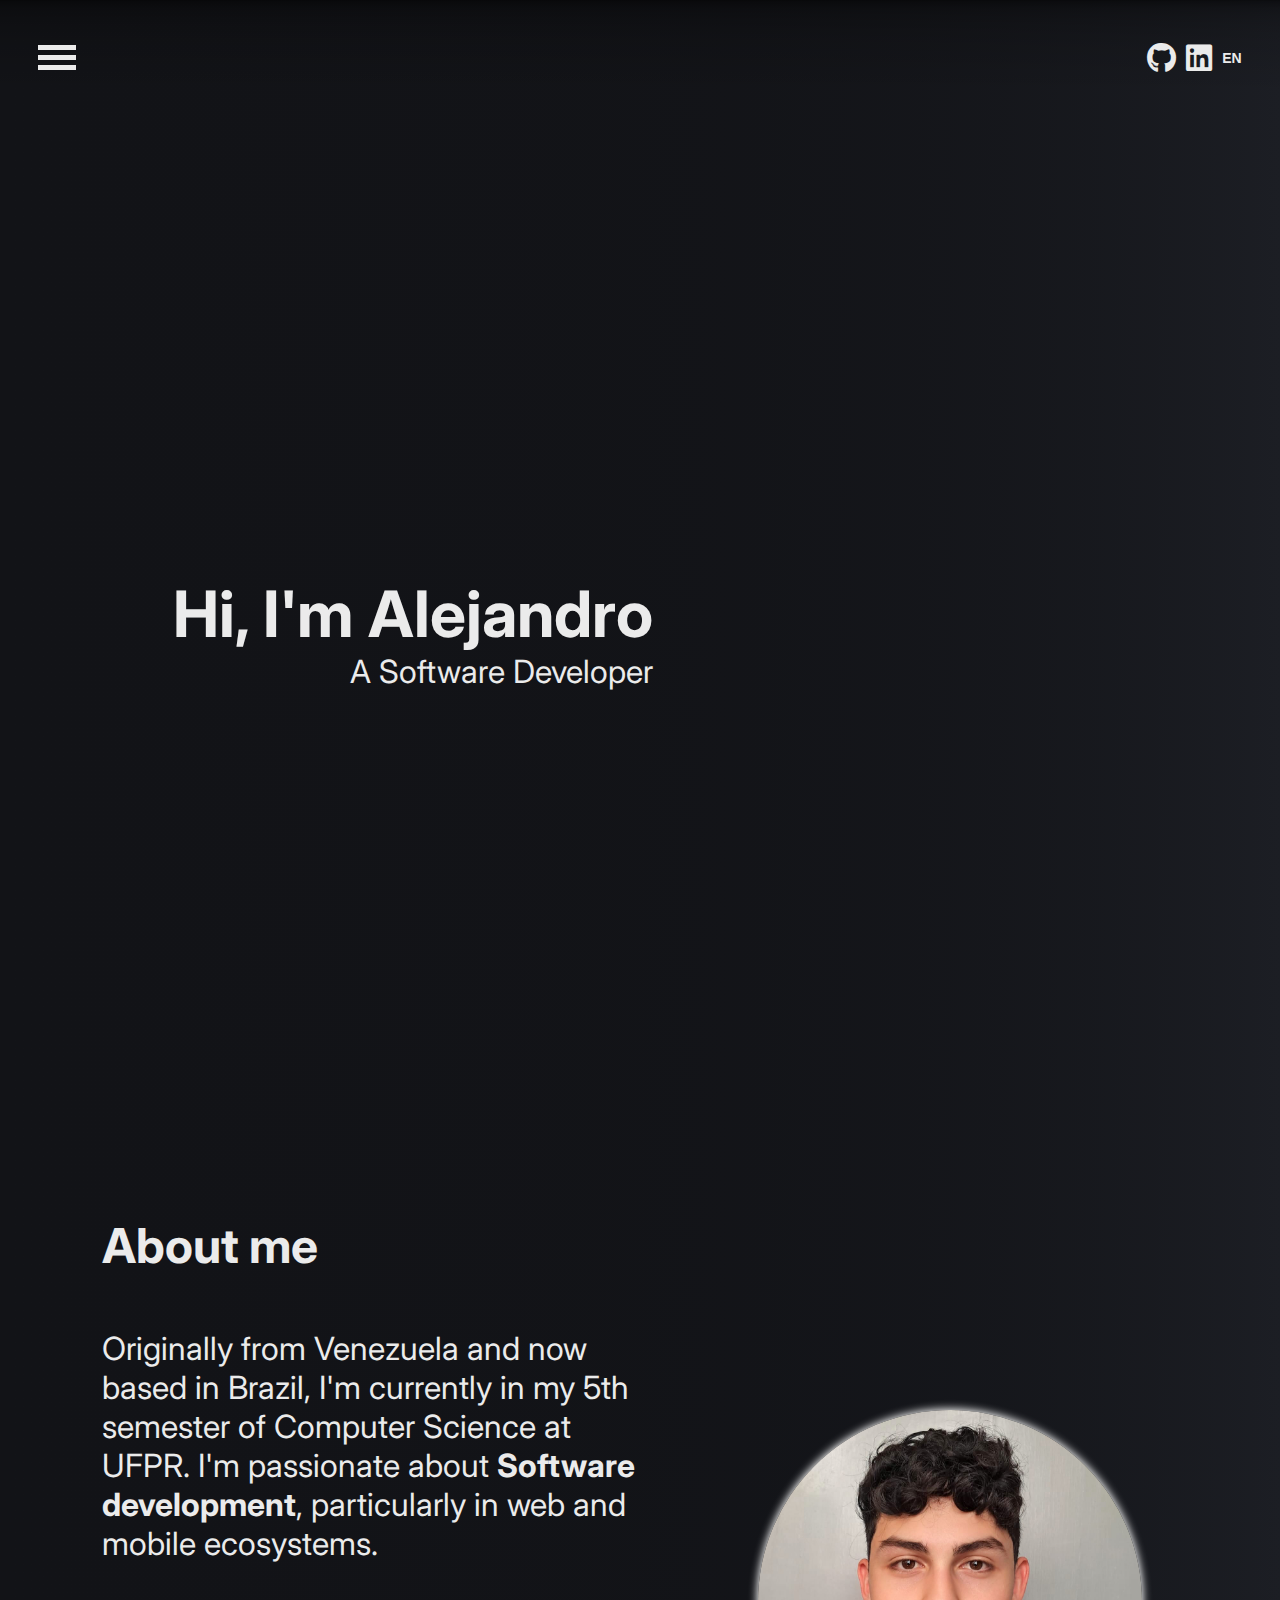
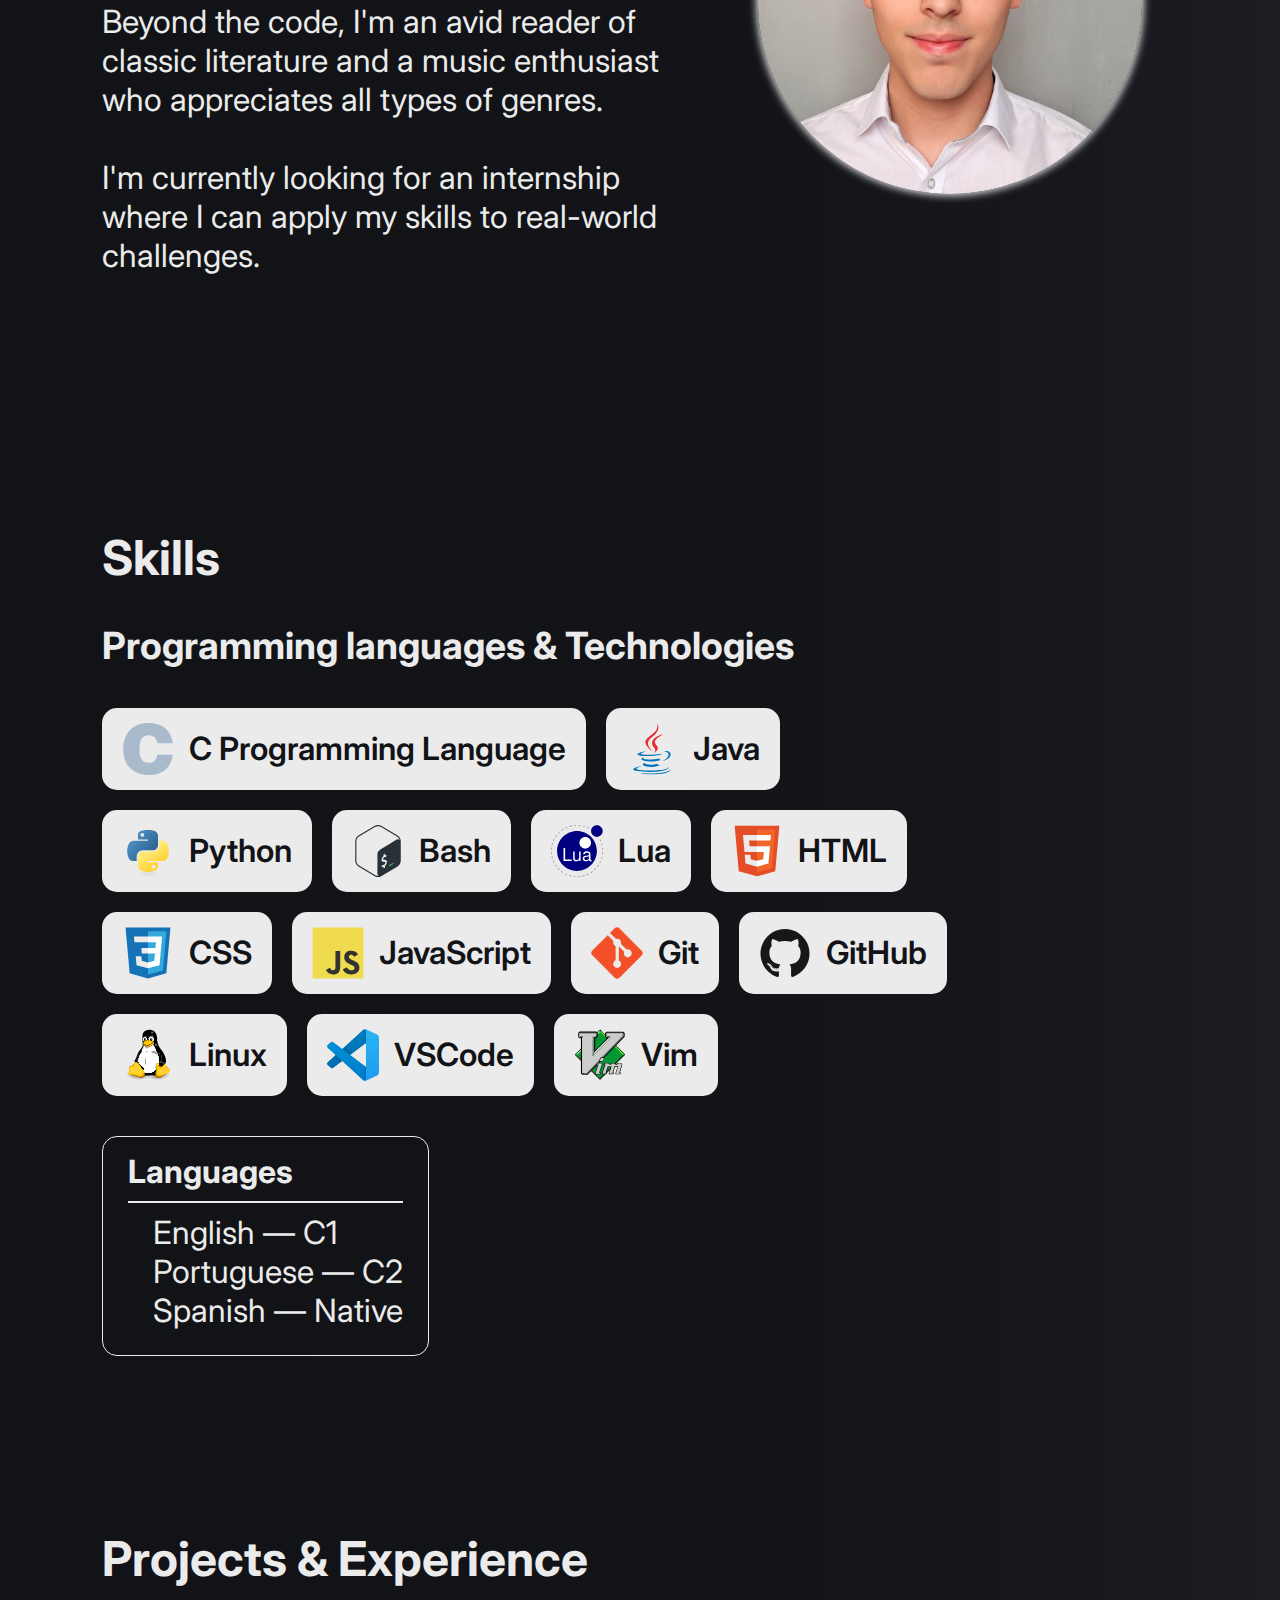
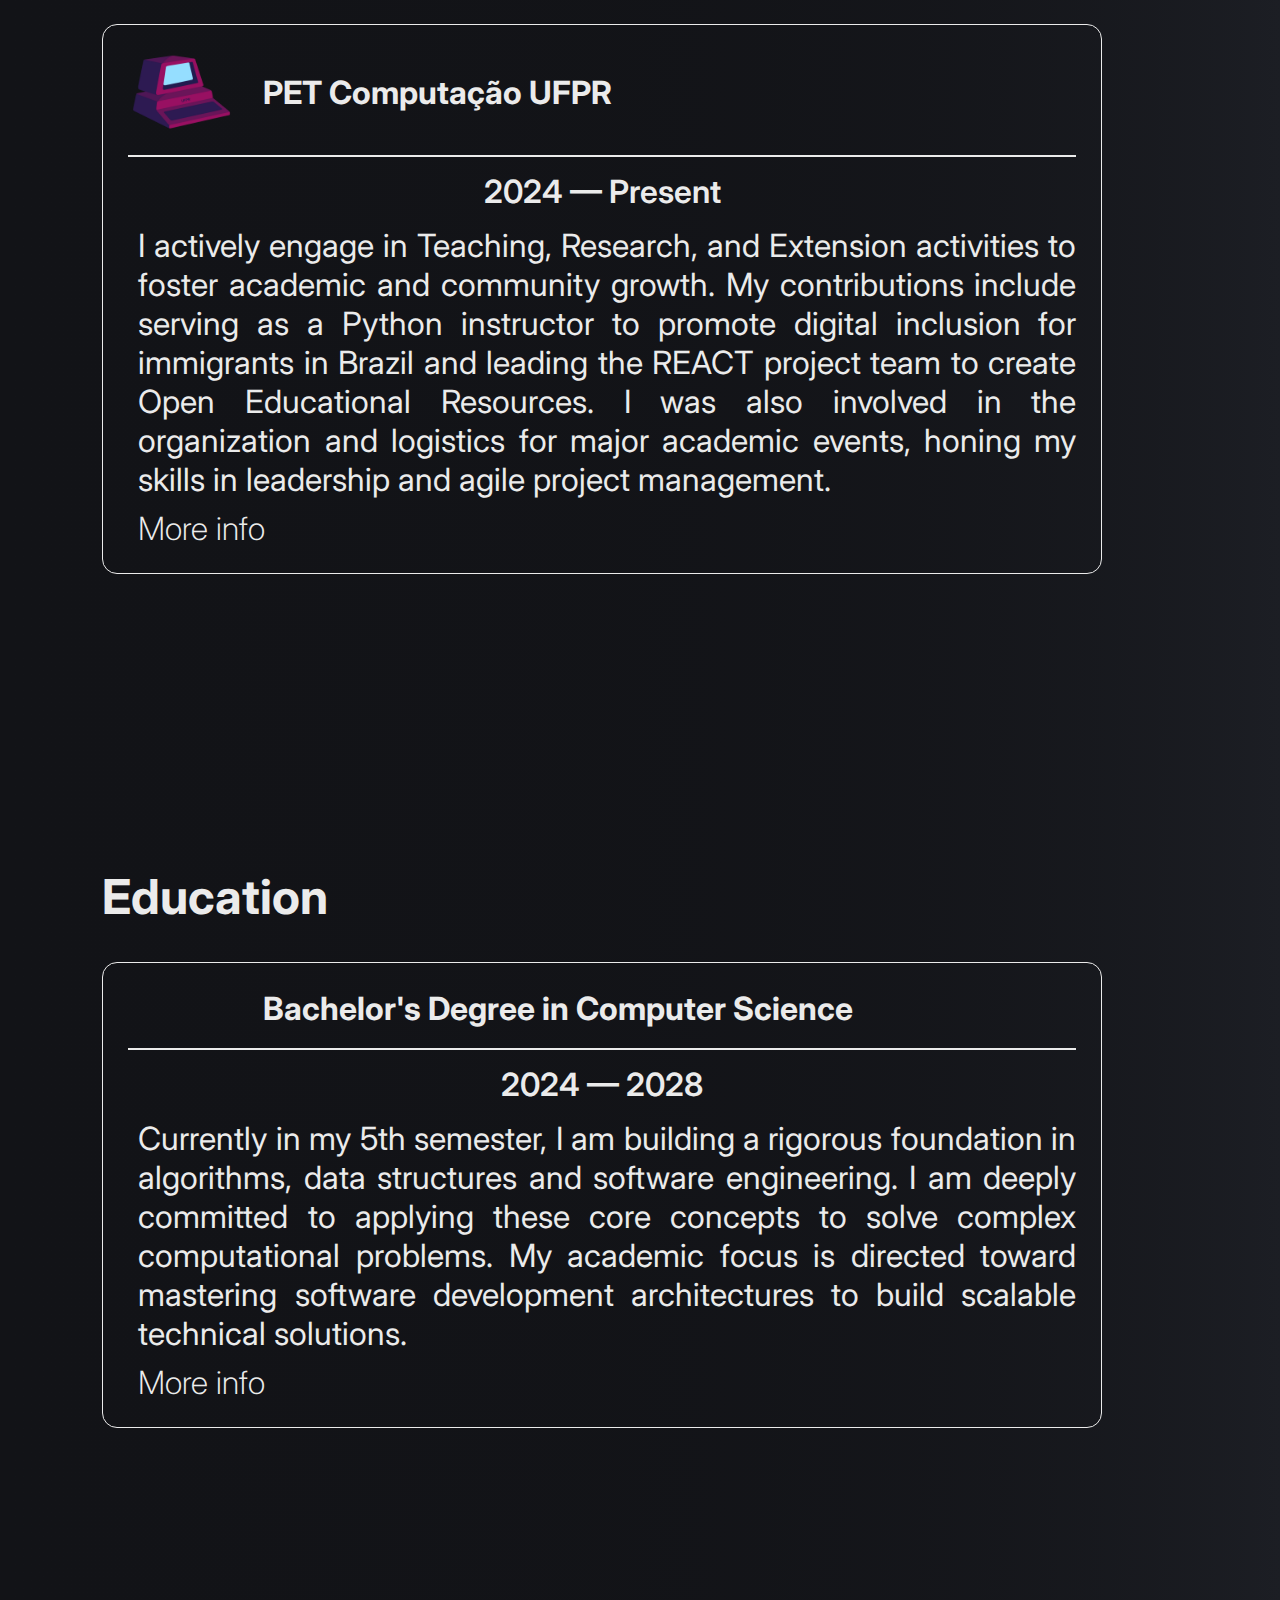
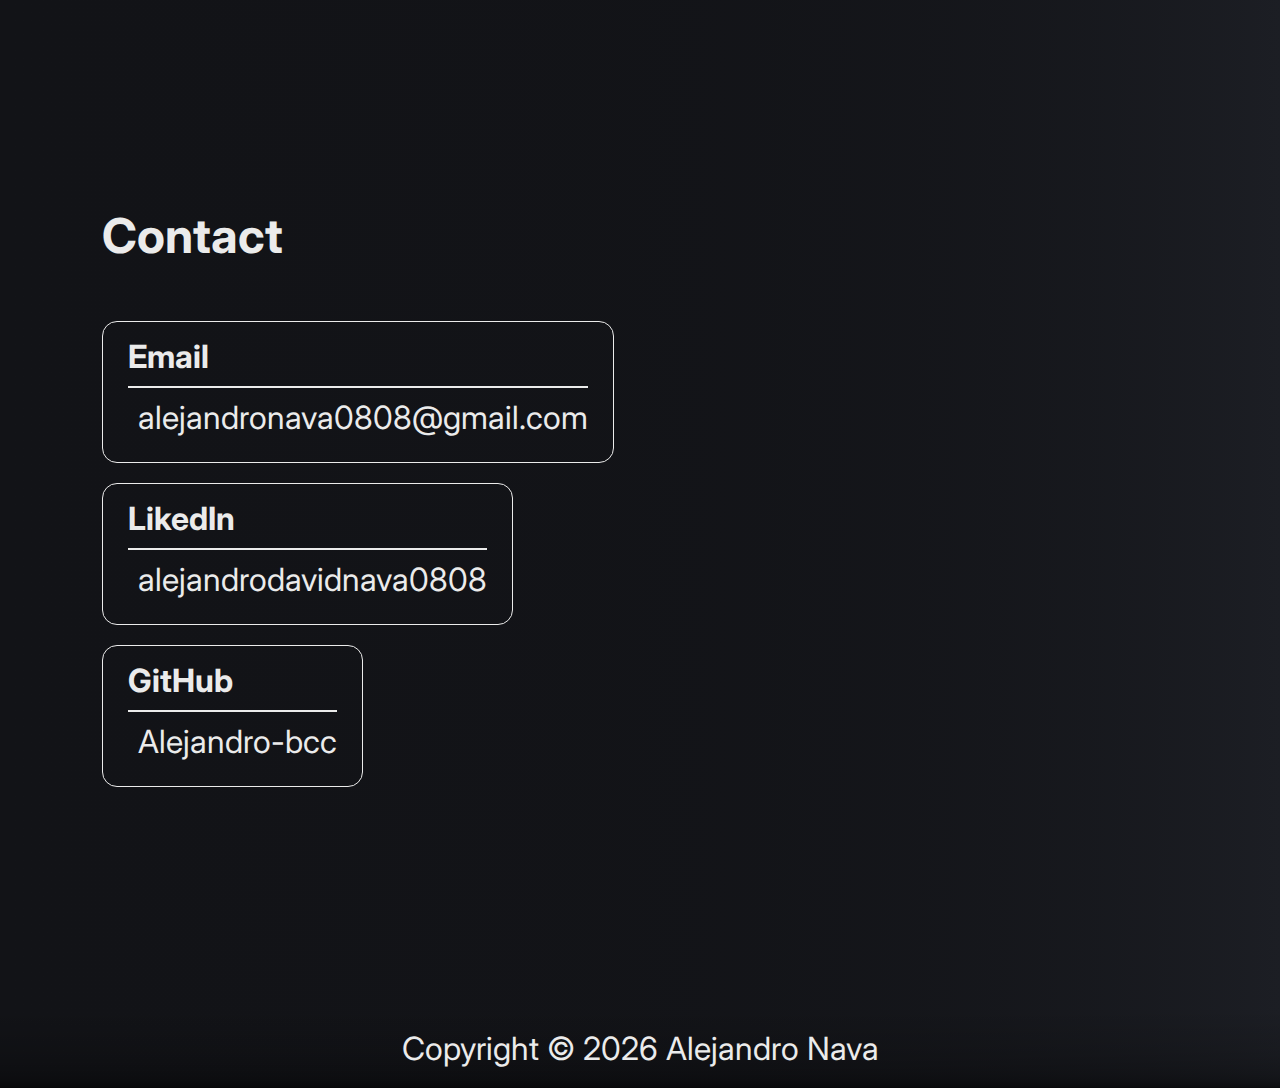
<file: index.html>
<!DOCTYPE html>
<html lang="en">

<head>
    <meta charset="UTF-8">
    <meta name="viewport" content="width=device-width, initial-scale=1.0">
    <meta name="author" content="Alejandro Nava">
    <meta name="description"
        content="This is the personal portfolio website of Alejandro Nava. It contains information about him and his professional career.">
    <title>Alejandro Nava</title>
    <link rel="stylesheet" href="css/style.css">
    <link rel="stylesheet" href="https://cdnjs.cloudflare.com/ajax/libs/font-awesome/6.5.1/css/all.min.css">
</head>

<body>
    <header class="header">
        <button class="header__button menu-button">
            <span class="menu-icon"></span>
        </button>
        <div class="header__right-container">
            <span class="header__button header__button--github">
                <a href="https://github.com/Alejandro-bcc" target="_blank" class="button__link">
                    <i class="fab fa-github hover"></i>
                </a>
            </span>
            <span class="header__button header__button--linkedin">
                <a href="https://www.linkedin.com/in/alejandrodavidnava0808/" target="_blank" class="button__link">
                    <i class="fab fa-linkedin hover"></i>
                </a>
            </span>
            <div class="header__language">
                <button class="header__button language-button">
                    <span class="language-current">EN</span>
                </button>
                <nav class="language-menu">
                    <ul class="language-menu__list">
                        <li class="language-menu__item">
                            <a href="./languages/es/index.html" class="language-menu__link">Spanish</a>
                        </li>
                        <li class="language-menu__item">
                            <a href="./languages/pr/index.html" class="language-menu__link">Portuguese</a>
                        </li>
                    </ul>
                </nav>
            </div>
        </div>

        <nav class="header__nav nav" aria-label="primary-navigation">
            <ul class="nav__list">
                <li class="nav__item hover">
                    <a href="#home" class="nav__link">Home</a>
                </li>
                <li class="nav__item hover">
                    <a href="#about-me" class="nav__link">About me</a>
                </li>
                <li class="nav__item hover">
                    <a href="#skills" class="nav__link">Skills</a>
                </li>
                <li class="nav__item hover">
                    <a href="#projects" class="nav__link">Projects</a>
                </li>
                <li class="nav__item hover">
                    <a href="#education" class="nav__link">Education</a>
                </li>
                <li class="nav__item hover">
                    <a href="#contact" class="nav__link">Contact</a>
                </li>
            </ul>
        </nav>
    </header>

    <main class="main">
        <section class="main__section main__section--home" id="home">
            <h1 class="main__title home__title"><span class="nowrap">Hi, I'm Alejandro</span></h1>
            <p class="home__subtitle"><span class="nowrap">A Software Developer</span></p>
        </section>

        <section class="main__section main__section--about-me" id="about-me">
            <h2 class="main__title about-me__title">About me</h1>
                <div class="about-me__content">
                    <p class="about-me__description">
                        Originally from Venezuela and now based in Brazil, I'm
                        currently in my 5th semester of Computer Science at <a href="https://ufpr.br/">UFPR</a>. I'm
                        passionate about <strong>Software
                            development</strong>, particularly in web and mobile ecosystems.
                        <br><br>
                        Beyond the code, I'm an avid reader of classic literature and a music enthusiast who appreciates
                        all types of genres.
                        <br><br>
                        I'm currently looking for an internship where I can apply my skills to real-world challenges.
                    </p>

                    <img src="./img/Profile.png" alt="Alejandro Nava" title="Picture of Alejandro Nava"
                        class="about-me__img" width="300" height="400" loading="lazy">
                </div>
        </section>

        <section class="main__section main__section--skills" id="skills">
            <h2 class="main__title skills__title">Skills</h2>
            <h3 class="skills__subtitle">Programming languages & Technologies</h3>
            <div class="skills__technologies">
                <article class="technology hover">
                    <img class="technology__logo" src="./img/icons/technologies/c-original.svg"
                        alt="C Programming Language icon" width="52" height="52" loading="lazy">
                    <p class="technology__name">C Programming Language</p>
                </article>
                <article class="technology hover">
                    <img class="technology__logo" src="./img/icons/technologies/java-original.svg" alt="Java icon"
                        width="52" height="52" loading="lazy">
                    <p class="technology__name">Java</p>
                </article>
                <article class="technology hover">
                    <img class="technology__logo" src="./img/icons/technologies/python-original.svg" alt="Python icon"
                        width="52" height="52" loading="lazy">
                    <p class="technology__name">Python</p>
                </article>
                <article class="technology hover">
                    <img class="technology__logo" src="./img/icons/technologies/bash-original.svg" alt="Bash icon"
                        width="52" height="52" loading="lazy">
                    <p class="technology__name">Bash</p>
                </article>
                <article class="technology hover">
                    <img class="technology__logo" src="./img/icons/technologies/lua-original.svg" alt="Lua icon"
                        width="52" height="52" loading="lazy">
                    <p class="technology__name">Lua</p>
                </article>
                <article class="technology hover">
                    <img class="technology__logo" src="./img/icons/technologies/html5-original.svg" alt="HTML icon"
                        width="52" height="52" loading="lazy">
                    <p class="technology__name">HTML</p>
                </article>
                <article class="technology hover">
                    <img class="technology__logo" src="./img/icons/technologies/css3-original.svg" alt="CSS icon"
                        width="52" height="52" loading="lazy">
                    <p class="technology__name">CSS</p>
                </article>
                <article class="technology hover">
                    <img class="technology__logo" src="./img/icons/technologies/javascript-original.svg" alt="JavaScript icon" width="52"
                        height="52" loading="lazy">
                    <p class="technology__name">JavaScript</p>
                </article>
                <article class="technology hover">
                    <img class="technology__logo" src="./img/icons/technologies/git-original.svg" alt="Git icon"
                        width="52" height="52" loading="lazy">
                    <p class="technology__name">Git</p>
                </article>
                <article class="technology hover">
                    <img class="technology__logo" src="./img/icons/technologies/github-original.svg" alt="GitHub icon"
                        width="52" height="52" loading="lazy">
                    <p class="technology__name">GitHub</p>
                </article>
                <article class="technology hover">
                    <img class="technology__logo" src="./img/icons/technologies/linux-original.svg" alt="Linux icon"
                        width="52" height="52" loading="lazy">
                    <p class="technology__name">Linux</p>
                </article>
                <article class="technology hover">
                    <img class="technology__logo" src="./img/icons/technologies/vscode-original.svg"
                        alt="Visual studio code icon" width="52" height="52" loading="lazy">
                    <p class="technology__name">VSCode</p>
                </article>
                <article class="technology hover">
                    <img class="technology__logo" src="./img/icons/technologies/vim-original.svg" alt="vim editor icon"
                        width="52" height="52" loading="lazy">
                    <p class="technology__name">Vim</p>
                </article>

            </div>
            <article class="card card--languages">
                <div class="card__header">
                    <h4 class="card__title">Languages</h4>
                </div>
                <div class="card__description">
                    <ul class="card__list">
                        <li class="card__item">English &#8212; C1</li>
                        <li class="card__item">Portuguese &#8212; C2</li>
                        <li class="card__item">Spanish &#8212; Native</li>
                    </ul>
                </div>
            </article>

        </section>

        <section class="main__section main__section--projects" id="projects">
            <h2 class="main__title projects__title">Projects & Experience</h2>
            <article class="card card--experience">
                <div class="card__header">
                    <img class="card__logo" src="./img/logos/PET_Logo.png" alt="Logo of PET Computação UFPR" width="105"
                        height="105" loading="lazy">
                    <h4 class="card__title">PET Computação UFPR</h4>
                </div>
                <p class="card__duration duration">
                    <time class="duration__start" datetime="2024">2024</time>
                    &#8212;
                    <time class="duration__end" datetime="">Present</time>
                </p>
                <p class="card__description">
                    I actively engage in Teaching, Research, and Extension activities to foster academic and community
                    growth. My contributions include serving as a Python instructor to promote digital inclusion for
                    immigrants in Brazil and leading the REACT project team to create Open Educational Resources. I was
                    also involved in the
                    organization
                    and logistics for major academic events, honing my skills in leadership and agile project
                    management.
                </p>
                <div class="card__footer">
                    <a href="https://petcomp.ufpr.br/" target="_blank" class="card__link card__link--footer">
                        More info
                    </a>
                </div>
            </article>

        </section>

        <section class="main__section main__section--education" id="education">
            <h2 class="main__title education__title">Education</h2>
            <article class="card card--education">
                <div class="card__header">
                    <img class="card__logo" src="./img/logos/Ufpr_logo.png" alt="Logo of UFPR" width="105" height="60"
                        loading="lazy">
                    <h4 class="card__title">Bachelor's Degree in Computer Science</h4>
                </div>
                <p class="card__duration duration">
                    <time class="duration__start" datetime="2024">2024</time>
                    &#8212;
                    <time class="duration__end" datetime="2028">2028</time>
                </p>
                <p class="card__description">
                    Currently in my 5th semester, I am building a rigorous foundation in algorithms, data structures and
                    software
                    engineering. I am deeply committed to applying these core concepts to solve
                    complex computational problems. My academic focus is directed toward mastering software development
                    architectures to build scalable technical solutions.
                </p>
                <div class="card__footer">
                    <a href="https://web.inf.ufpr.br/bcc/" target="_blank" class="card__link card__link--footer">More
                        info</a>
                </div>
            </article>
        </section>

        <section class="main__section main__section--contact" id="contact">
            <h2 class="main__title contact__title">Contact</h2>
            <article class="card card--contact">
                <div class="card__header">
                    <h4 class="card__title">Email</h4>
                </div>
                <p class="card__description">
                    <a href="mailto:alejandronava0808@gmail.com" class="card__link">alejandronava0808@gmail.com</a>
                </p>
            </article>
            <article class="card card--contact">
                <div class="card__header">
                    <h4 class="card__title">LikedIn</h4>
                </div>
                <p class="card__description">
                    <a href="https://www.linkedin.com/in/alejandrodavidnava0808/" target="_blank"
                        class="card__link">alejandrodavidnava0808</a>
                </p>
            </article>
            <article class="card card--contact">
                <div class="card__header">
                    <h4 class="card__title">GitHub</h4>
                </div>
                <p class="card__description">
                    <a href="https://github.com/Alejandro-bcc" target="_blank" class="card__link">Alejandro-bcc</a>
                </p>
            </article>
        </section>
    </main>
    <footer class="footer">
        <p>Copyright &copy; 2026 Alejandro Nava</p>
    </footer>
    <script src="js/script.js"></script>
</body>

</html>
</file>
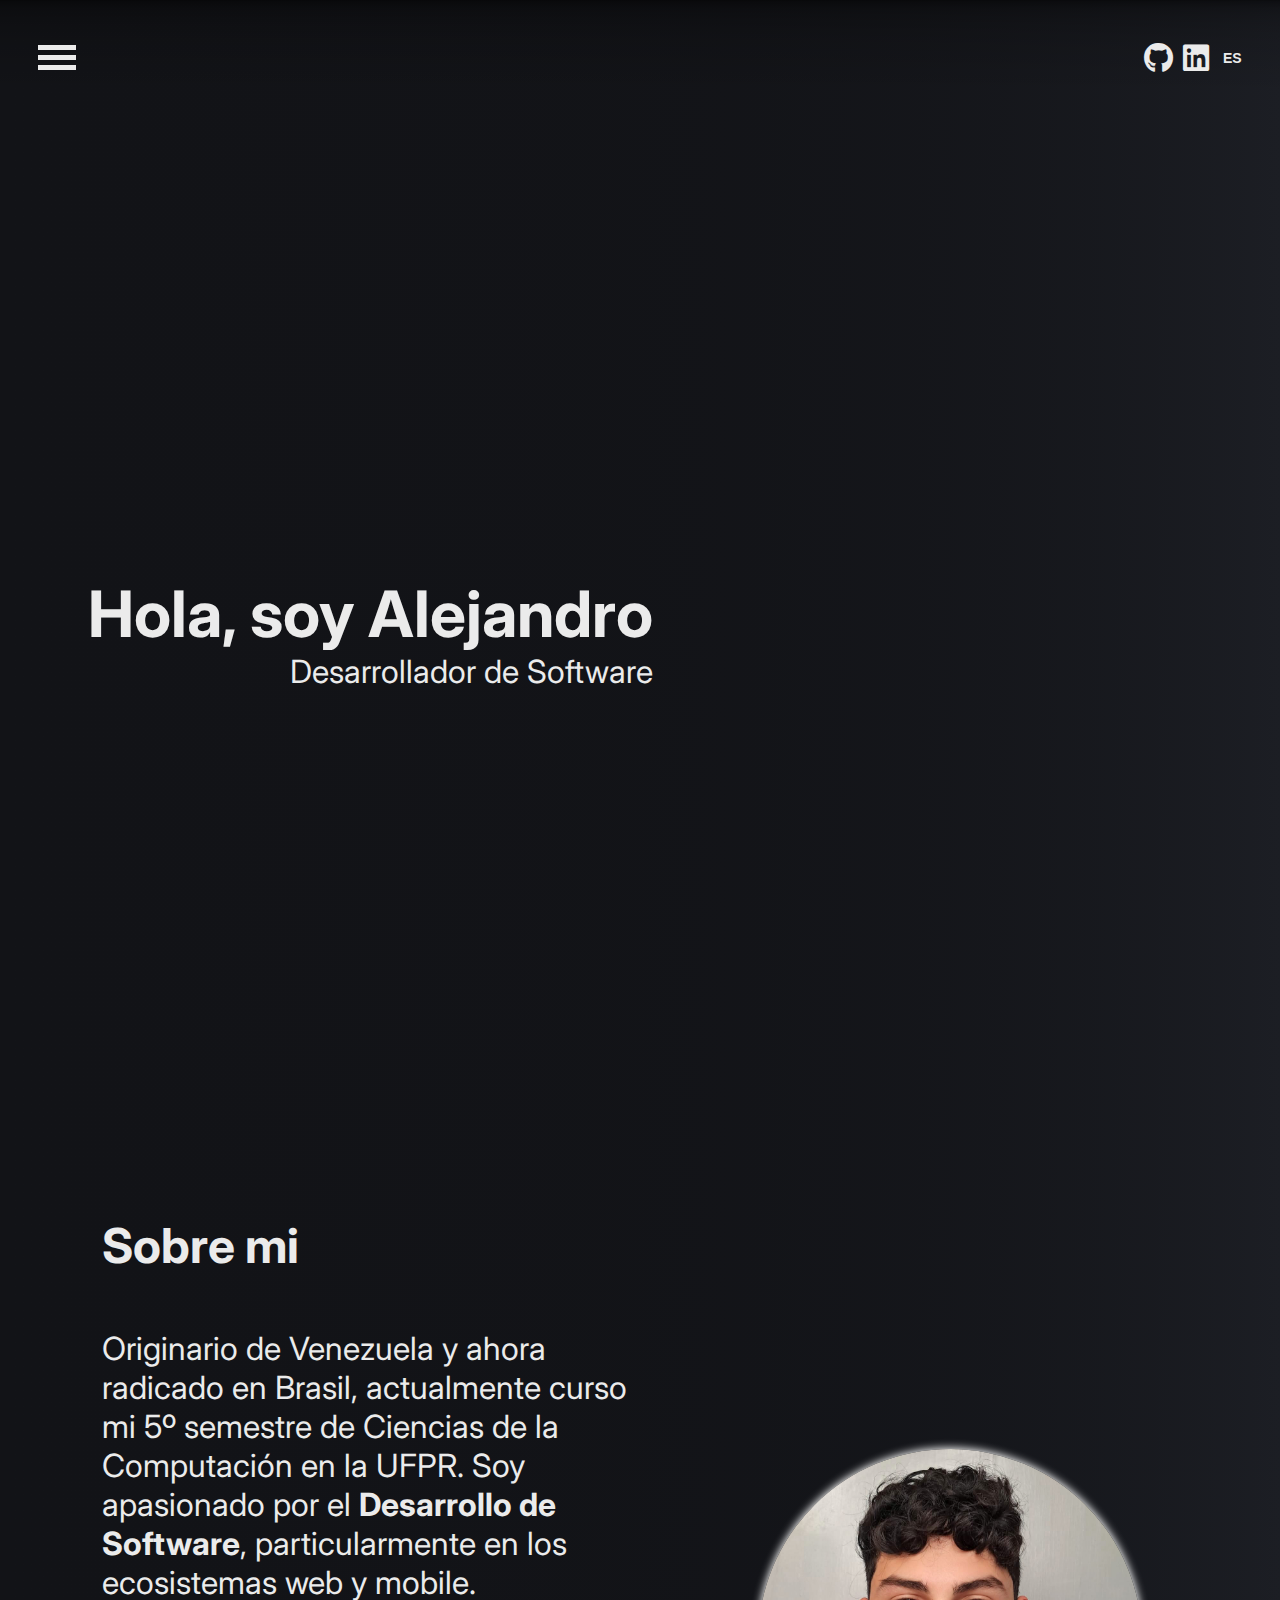
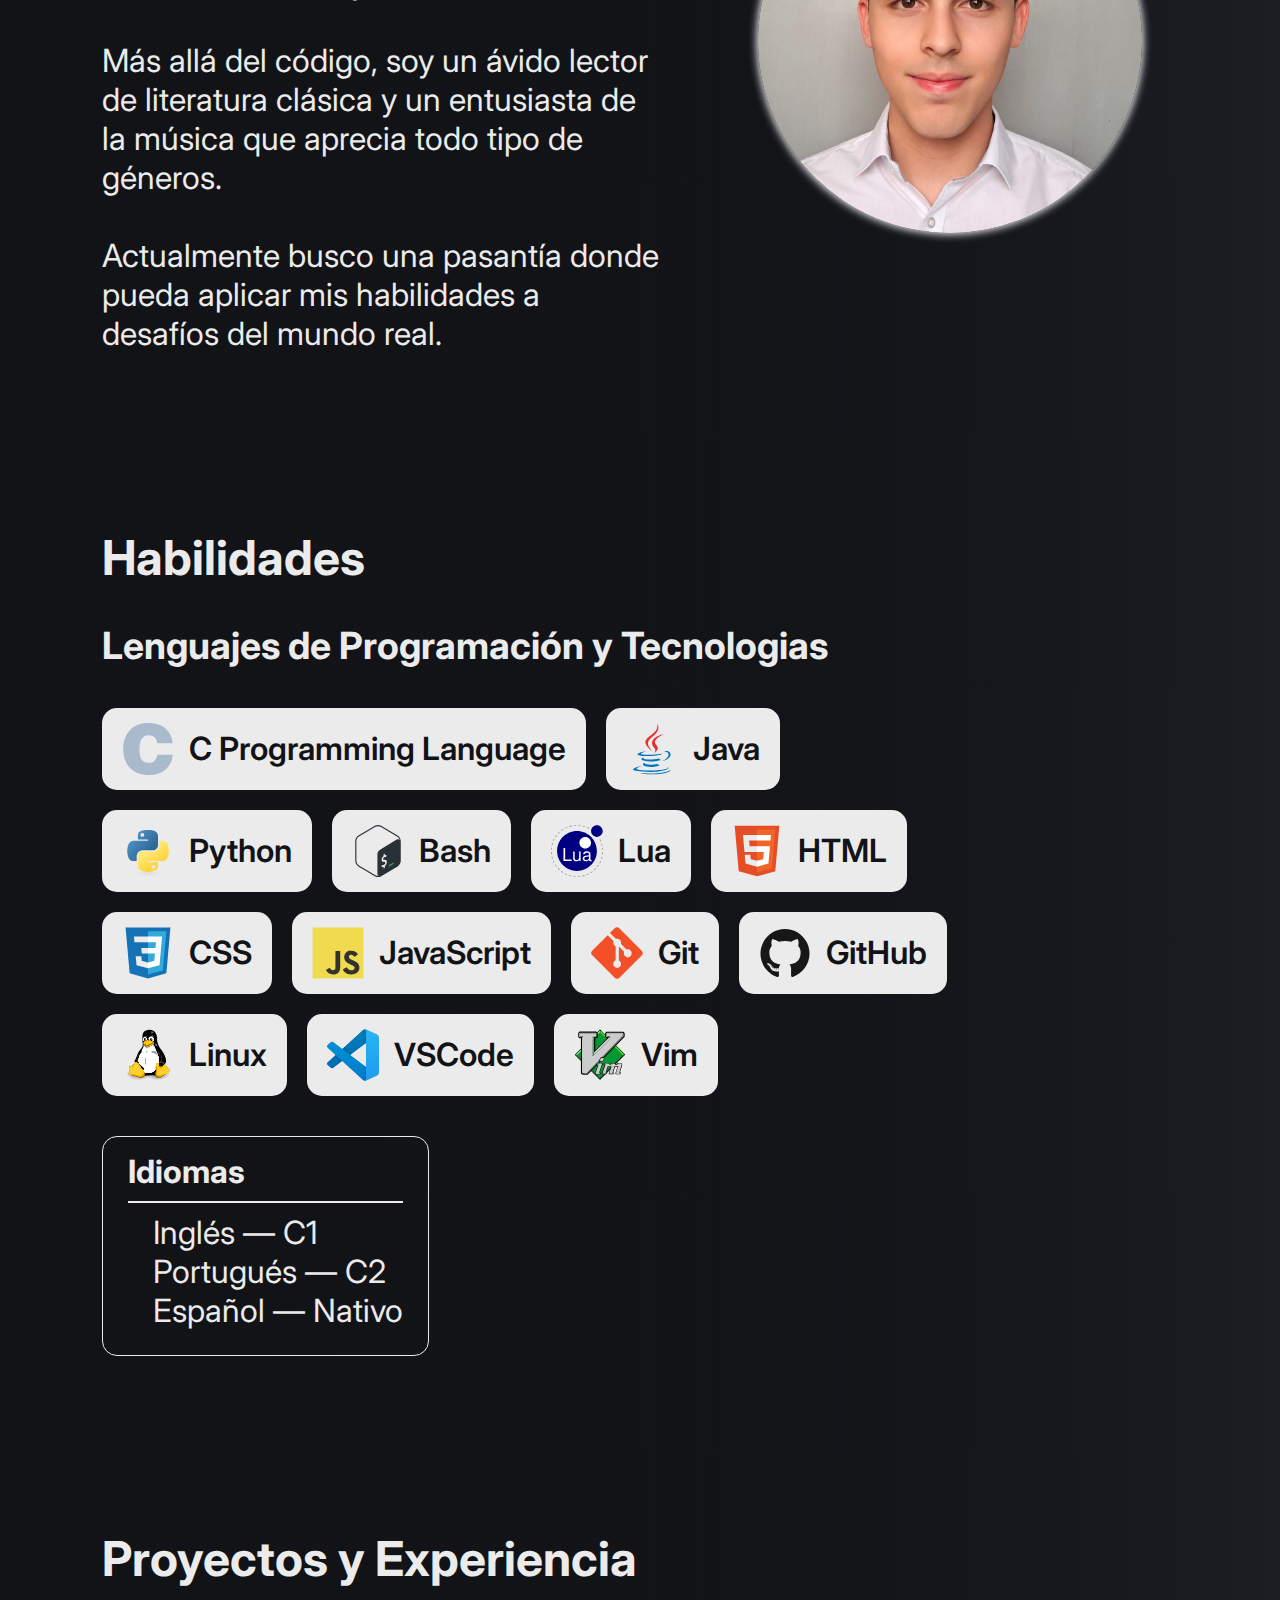
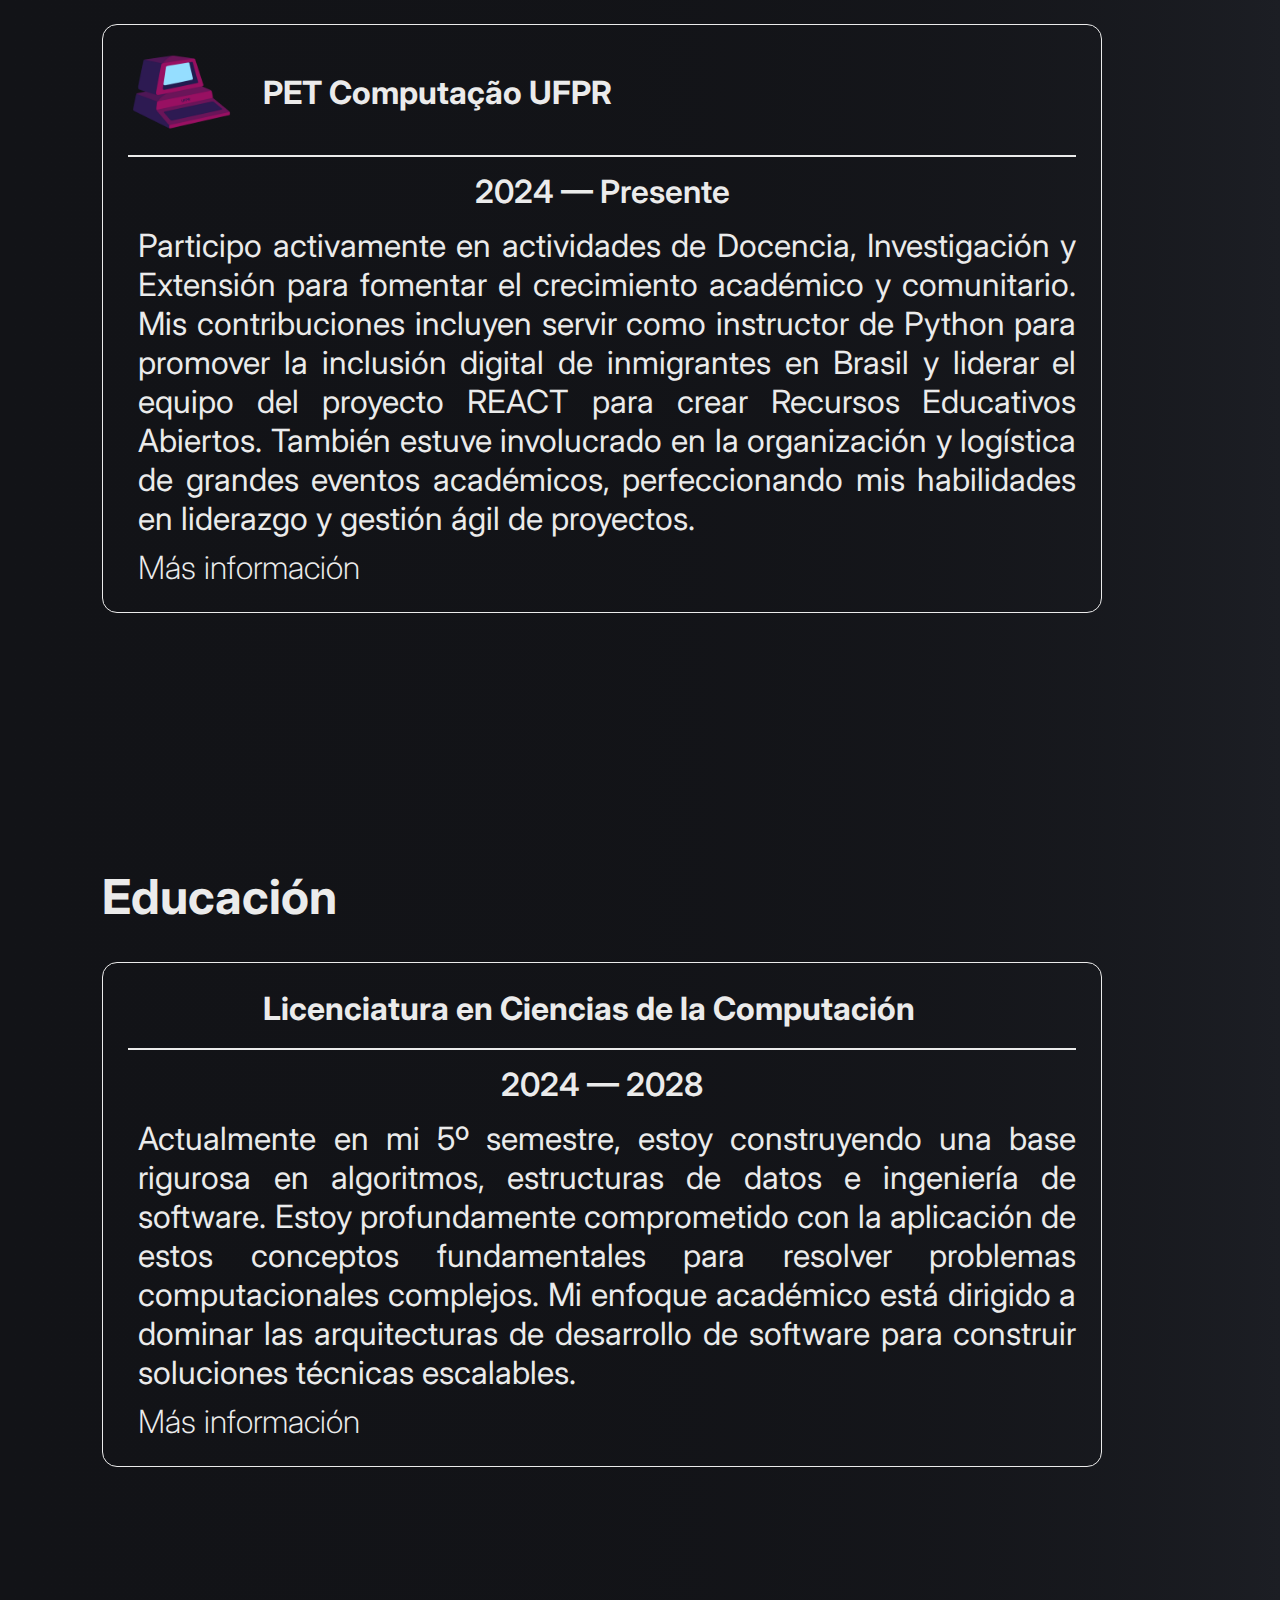
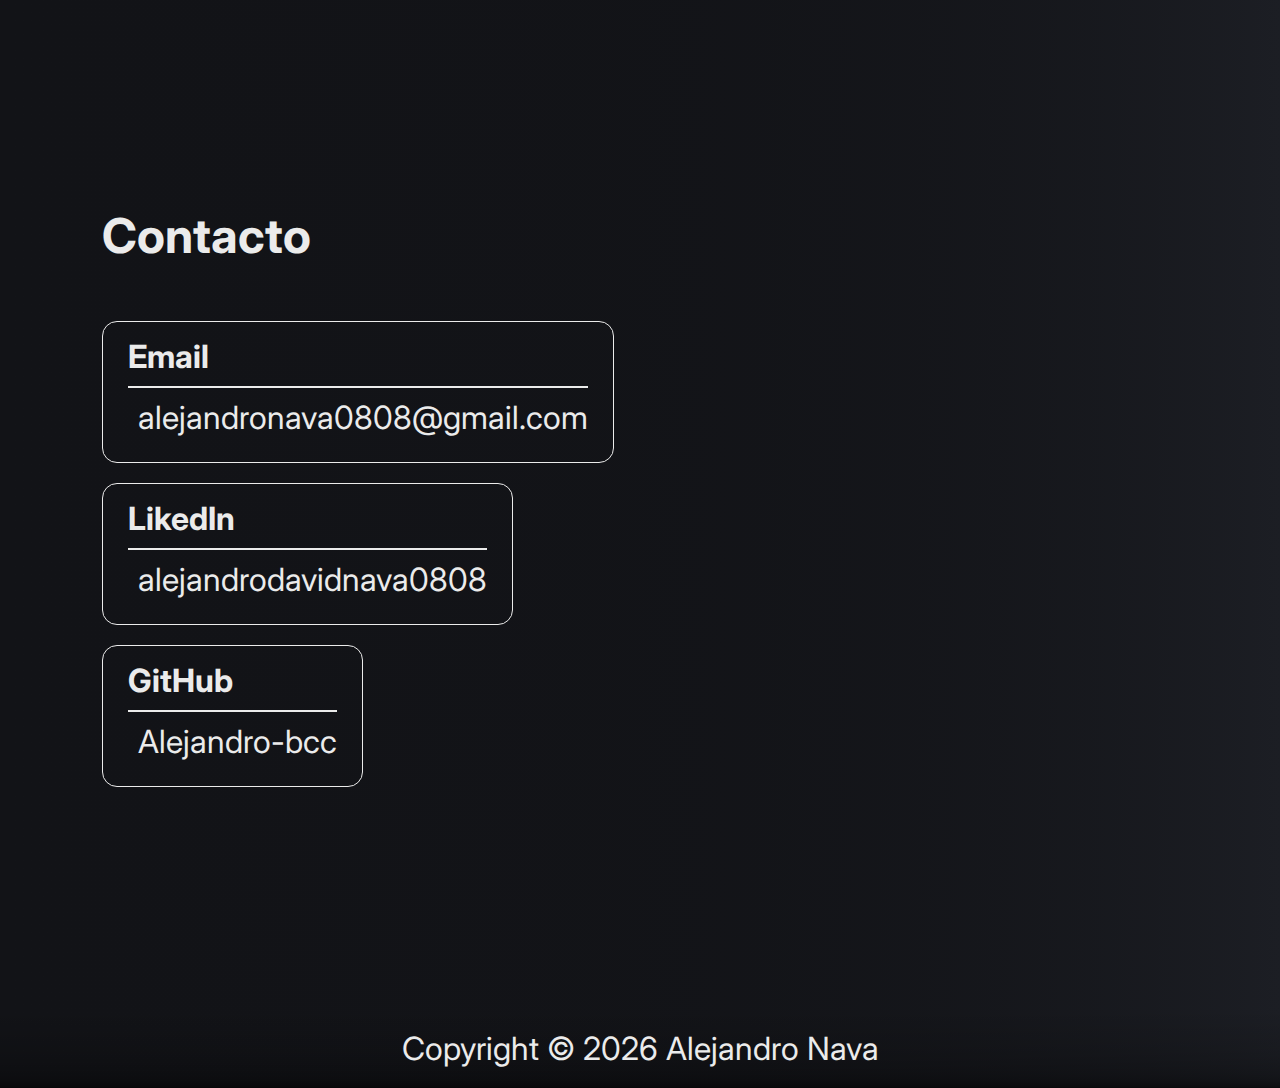
<file: languages/es/index.html>
<!DOCTYPE html>
<html lang="en">

<head>
    <meta charset="UTF-8">
    <meta name="viewport" content="width=device-width, initial-scale=1.0">
    <meta name="author" content="Alejandro Nava">
    <meta name="description"
        content="This is the personal portfolio website of Alejandro Nava. It contains information about him and his professional career.">
    <title>Alejandro Nava</title>
    <link rel="stylesheet" href="../../css/style.css">
    <link rel="stylesheet" href="https://cdnjs.cloudflare.com/ajax/libs/font-awesome/6.5.1/css/all.min.css">
</head>

<body>
    <header class="header">
        <button class="header__button menu-button">
            <span class="menu-icon"></span>
        </button>
        <div class="header__right-container">
            <span class="header__button header__button--github">
                <a href="https://github.com/Alejandro-bcc" target="_blank" class="button__link">
                    <i class="fab fa-github hover"></i>
                </a>
            </span>
            <span class="header__button header__button--linkedin">
                <a href="https://www.linkedin.com/in/alejandrodavidnava0808/" target="_blank" class="button__link">
                    <i class="fab fa-linkedin hover"></i>
                </a>
            </span>
            <div class="header__language">
                <button class="header__button language-button">
                    <i class="fas fa-world hover"></i>
                    <span class="language-current">ES</span>
                </button>
                <nav class="language-menu">
                    <ul class="language-menu__list">
                        <li class="language-menu__item">
                            <a href="../../index.html" class="language-menu__link">Inglés</a>
                        </li>
                        <li class="language-menu__item">
                            <a href="../pr/index.html" class="language-menu__link">Portugués</a>
                        </li>
                    </ul>
                </nav>
            </div>
        </div>

        <nav class="header__nav nav" aria-label="primary-navigation">
            <ul class="nav__list">
                <li class="nav__item hover">
                    <a href="#home" class="nav__link">Inicio</a>
                </li>
                <li class="nav__item hover">
                    <a href="#about-me" class="nav__link">Sobre mi</a>
                </li>
                <li class="nav__item hover">
                    <a href="#skills" class="nav__link">Habilidades</a>
                </li>
                <li class="nav__item hover">
                    <a href="#projects" class="nav__link">Proyectos y Experiencia</a>
                </li>
                <li class="nav__item hover">
                    <a href="#education" class="nav__link">Educación</a>
                </li>
                <li class="nav__item hover">
                    <a href="#contact" class="nav__link">Contacto</a>
                </li>
            </ul>
        </nav>
    </header>

    <main class="main">
        <section class="main__section main__section--home" id="home">
            <h1 class="main__title home__title"><span class="nowrap">Hola, soy Alejandro</span></h1>
            <p class="home__subtitle"><span class="nowrap">Desarrollador de Software</span></p>
        </section>

        <section class="main__section main__section--about-me" id="about-me">
            <h2 class="main__title about-me__title">Sobre mi</h1>
                <div class="about-me__content">
                    <p class="about-me__description">
                        Originario de Venezuela y ahora radicado en Brasil, actualmente curso mi 5º semestre de Ciencias
                        de la Computación en la <a href="https://ufpr.br/">UFPR</a>. Soy apasionado por el
                        <strong>Desarrollo
                            de Software</strong>, particularmente en los ecosistemas web y mobile.
                        <br><br>
                        Más allá del código, soy un ávido lector de literatura clásica y un entusiasta de la música que
                        aprecia todo tipo de géneros.
                        <br><br>
                        Actualmente busco una pasantía donde pueda aplicar mis habilidades a desafíos del mundo real.
                    </p>

                    <img src="../../img/Profile.png" alt="Alejandro Nava" title="Picture of Alejandro Nava"
                        class="about-me__img" width="300" height="400" loading="lazy">
                </div>
        </section>

        <section class="main__section main__section--skills" id="skills">
            <h2 class="main__title skills__title">Habilidades</h2>
            <h3 class="skills__subtitle">Lenguajes de Programación y Tecnologias</h3>
            <div class="skills__technologies">
                <article class="technology hover">
                    <img class="technology__logo" src="../../img/icons/technologies/c-original.svg"
                        alt="C Programming Language icon" width="52" height="52" loading="lazy">
                    <p class="technology__name">C Programming Language</p>
                </article>
                <article class="technology hover">
                    <img class="technology__logo" src="../../img/icons/technologies/java-original.svg" alt="Java icon"
                        width="52" height="52" loading="lazy">
                    <p class="technology__name">Java</p>
                </article>
                <article class="technology hover">
                    <img class="technology__logo" src="../../img/icons/technologies/python-original.svg"
                        alt="Python icon" width="52" height="52" loading="lazy">
                    <p class="technology__name">Python</p>
                </article>
                <article class="technology hover">
                    <img class="technology__logo" src="../../img/icons/technologies/bash-original.svg" alt="Bash icon"
                        width="52" height="52" loading="lazy">
                    <p class="technology__name">Bash</p>
                </article>
                <article class="technology hover">
                    <img class="technology__logo" src="../../img/icons/technologies/lua-original.svg" alt="Lua icon"
                        width="52" height="52" loading="lazy">
                    <p class="technology__name">Lua</p>
                </article>
                <article class="technology hover">
                    <img class="technology__logo" src="../../img/icons/technologies/html5-original.svg" alt="HTML icon"
                        width="52" height="52" loading="lazy">
                    <p class="technology__name">HTML</p>
                </article>
                <article class="technology hover">
                    <img class="technology__logo" src="../../img/icons/technologies/css3-original.svg" alt="CSS icon"
                        width="52" height="52" loading="lazy">
                    <p class="technology__name">CSS</p>
                </article>
                <article class="technology hover">
                    <img class="technology__logo" src="../../img/icons/technologies/javascript-original.svg"
                        alt="JavaScript icon" width="52" height="52" loading="lazy">
                    <p class="technology__name">JavaScript</p>
                </article>
                <article class="technology hover">
                    <img class="technology__logo" src="../../img/icons/technologies/git-original.svg" alt="Git icon"
                        width="52" height="52" loading="lazy">
                    <p class="technology__name">Git</p>
                </article>
                <article class="technology hover">
                    <img class="technology__logo" src="../../img/icons/technologies/github-original.svg"
                        alt="GitHub icon" width="52" height="52" loading="lazy">
                    <p class="technology__name">GitHub</p>
                </article>
                <article class="technology hover">
                    <img class="technology__logo" src="../../img/icons/technologies/linux-original.svg" alt="Linux icon"
                        width="52" height="52" loading="lazy">
                    <p class="technology__name">Linux</p>
                </article>
                <article class="technology hover">
                    <img class="technology__logo" src="../../img/icons/technologies/vscode-original.svg"
                        alt="Visual studio code icon" width="52" height="52" loading="lazy">
                    <p class="technology__name">VSCode</p>
                </article>
                <article class="technology hover">
                    <img class="technology__logo" src="../../img/icons/technologies/vim-original.svg"
                        alt="vim editor icon" width="52" height="52" loading="lazy">
                    <p class="technology__name">Vim</p>
                </article>

            </div>
            <article class="card card--languages">
                <div class="card__header">
                    <h4 class="card__title">Idiomas</h4>
                </div>
                <div class="card__description">
                    <ul class="card__list">
                        <li class="card__item">Inglés &#8212; C1</li>
                        <li class="card__item">Portugués &#8212; C2</li>
                        <li class="card__item">Español &#8212; Nativo</li>
                    </ul>
                </div>
            </article>

        </section>

        <section class="main__section main__section--projects" id="projects">
            <h2 class="main__title projects__title">Proyectos y Experiencia</h2>
            <article class="card card--experience">
                <div class="card__header">
                    <img class="card__logo" src="../../img/logos/PET_Logo.png" alt="Logo of PET Computação UFPR"
                        width="105" height="105" loading="lazy">
                    <h4 class="card__title">PET Computação UFPR</h4>
                </div>
                <p class="card__duration duration">
                    <time class="duration__start" datetime="2024">2024</time>
                    &#8212;
                    <time class="duration__end" datetime="">Presente</time>
                </p>
                <p class="card__description">
                    Participo activamente en actividades de Docencia, Investigación y Extensión para fomentar el
                    crecimiento académico y comunitario. Mis contribuciones incluyen servir como instructor de Python
                    para promover la inclusión digital de inmigrantes en Brasil y liderar el equipo del proyecto REACT
                    para crear Recursos Educativos Abiertos. También estuve involucrado en la organización y logística
                    de grandes eventos
                    académicos, perfeccionando mis habilidades en liderazgo y gestión ágil de proyectos.
                </p>
                <div class="card__footer">
                    <a href="https://petcomp.ufpr.br/" target="_blank" class="card__link card__link--footer">
                        Más información
                    </a>
                </div>
            </article>

        </section>

        <section class="main__section main__section--education" id="education">
            <h2 class="main__title education__title">Educación</h2>
            <article class="card card--education">
                <div class="card__header">
                    <img class="card__logo" src="../../img/logos/Ufpr_logo.png" alt="Logo of UFPR" width="105"
                        height="60" loading="lazy">
                    <h4 class="card__title">Licenciatura en Ciencias de la Computación</h4>
                </div>
                <p class="card__duration duration">
                    <time class="duration__start" datetime="2024">2024</time>
                    &#8212;
                    <time class="duration__end" datetime="2028">2028</time>
                </p>
                <p class="card__description">
                    Actualmente en mi 5º semestre, estoy construyendo una base rigurosa en algoritmos, estructuras de
                    datos e ingeniería de software. Estoy profundamente comprometido con la aplicación de estos
                    conceptos fundamentales para resolver problemas computacionales complejos. Mi enfoque académico está
                    dirigido a dominar las arquitecturas de desarrollo de software para construir soluciones técnicas
                    escalables.
                </p>
                <div class="card__footer">
                    <a href="https://web.inf.ufpr.br/bcc/" target="_blank" class="card__link card__link--footer">
                        Más información
                    </a>
                </div>
            </article>
        </section>

        <section class="main__section main__section--contact" id="contact">
            <h2 class="main__title contact__title">Contacto</h2>
            <article class="card card--contact">
                <div class="card__header">
                    <h4 class="card__title">Email</h4>
                </div>
                <p class="card__description">
                    <a href="mailto:alejandronava0808@gmail.com" class="card__link">alejandronava0808@gmail.com</a>
                </p>
            </article>
            <article class="card card--contact">
                <div class="card__header">
                    <h4 class="card__title">LikedIn</h4>
                </div>
                <p class="card__description">
                    <a href="https://www.linkedin.com/in/alejandrodavidnava0808/" target="_blank"
                        class="card__link">alejandrodavidnava0808</a>
                </p>
            </article>
            <article class="card card--contact">
                <div class="card__header">
                    <h4 class="card__title">GitHub</h4>
                </div>
                <p class="card__description">
                    <a href="https://github.com/Alejandro-bcc" target="_blank" class="card__link">Alejandro-bcc</a>
                </p>
            </article>
        </section>
    </main>
    <footer class="footer">
        <p>Copyright &copy; 2026 Alejandro Nava</p>
    </footer>
    <script src="../../js/script.js"></script>
</body>

</html>
</file>
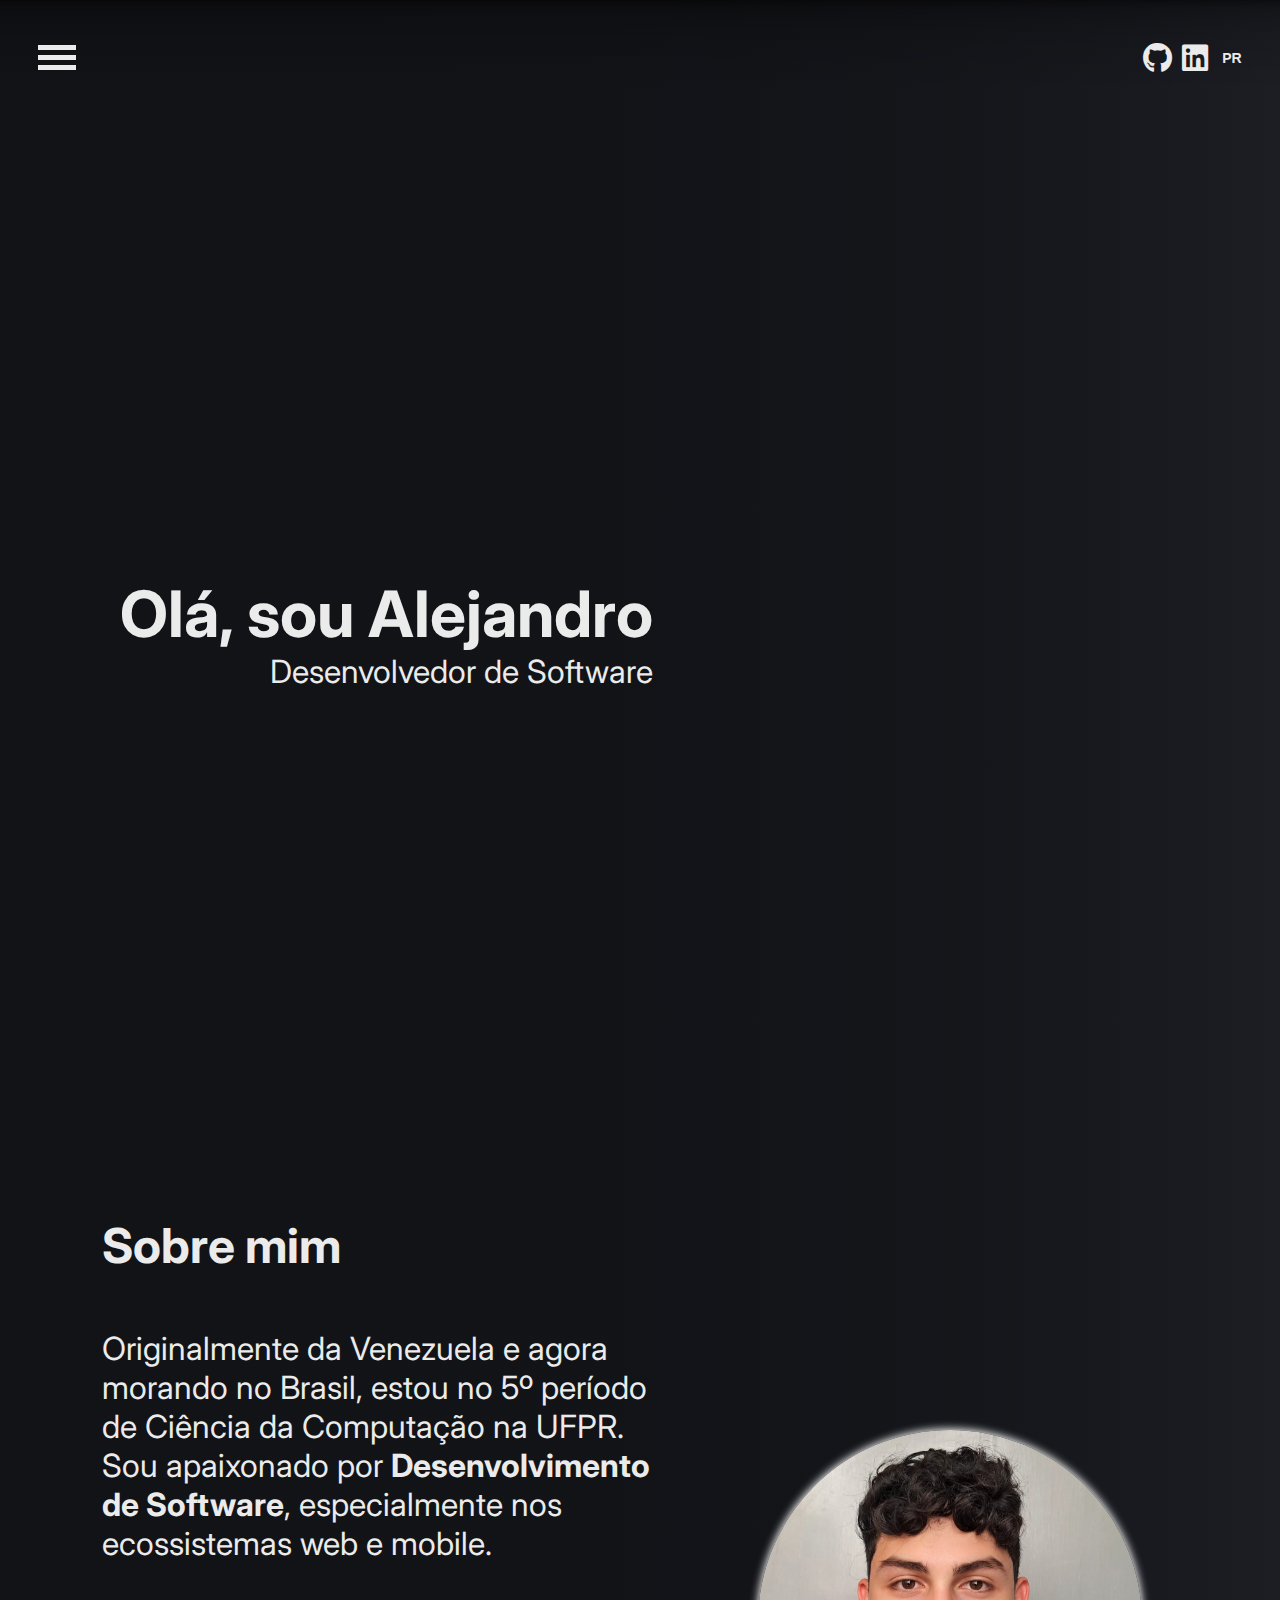
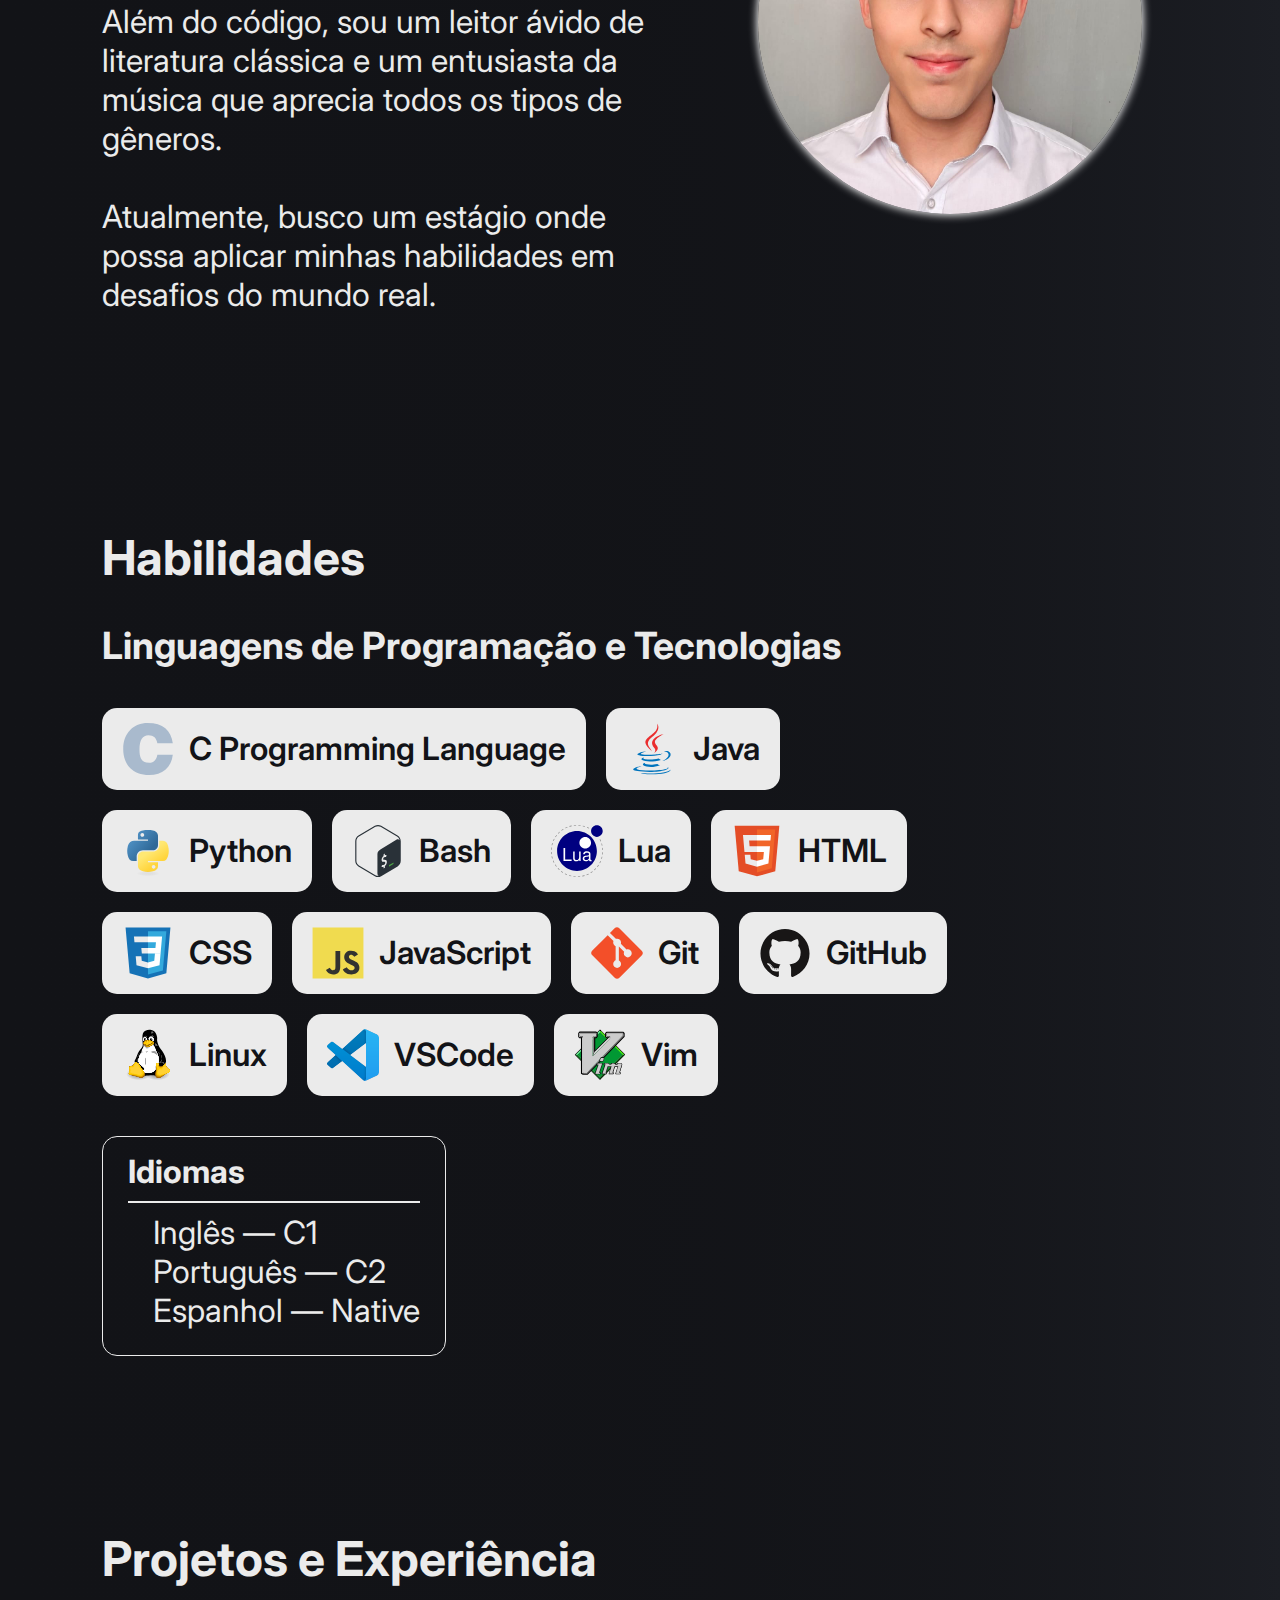
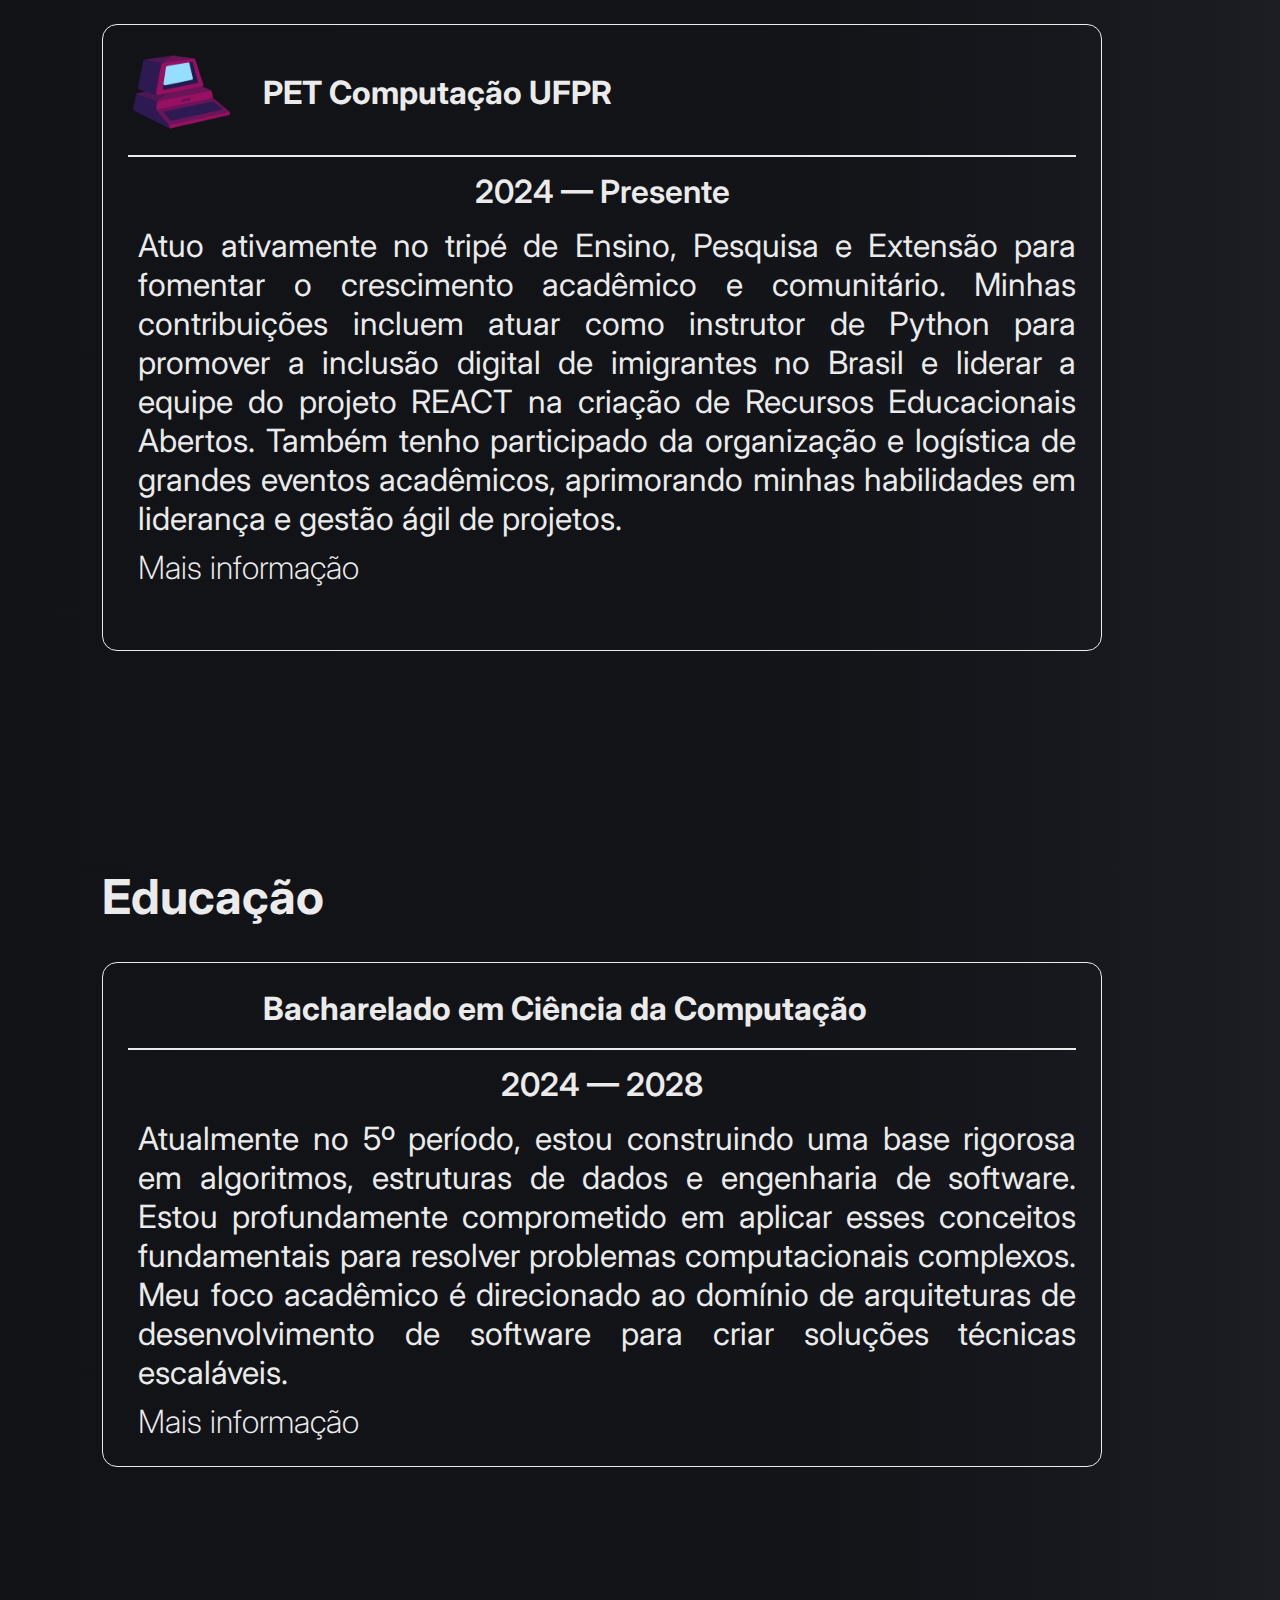
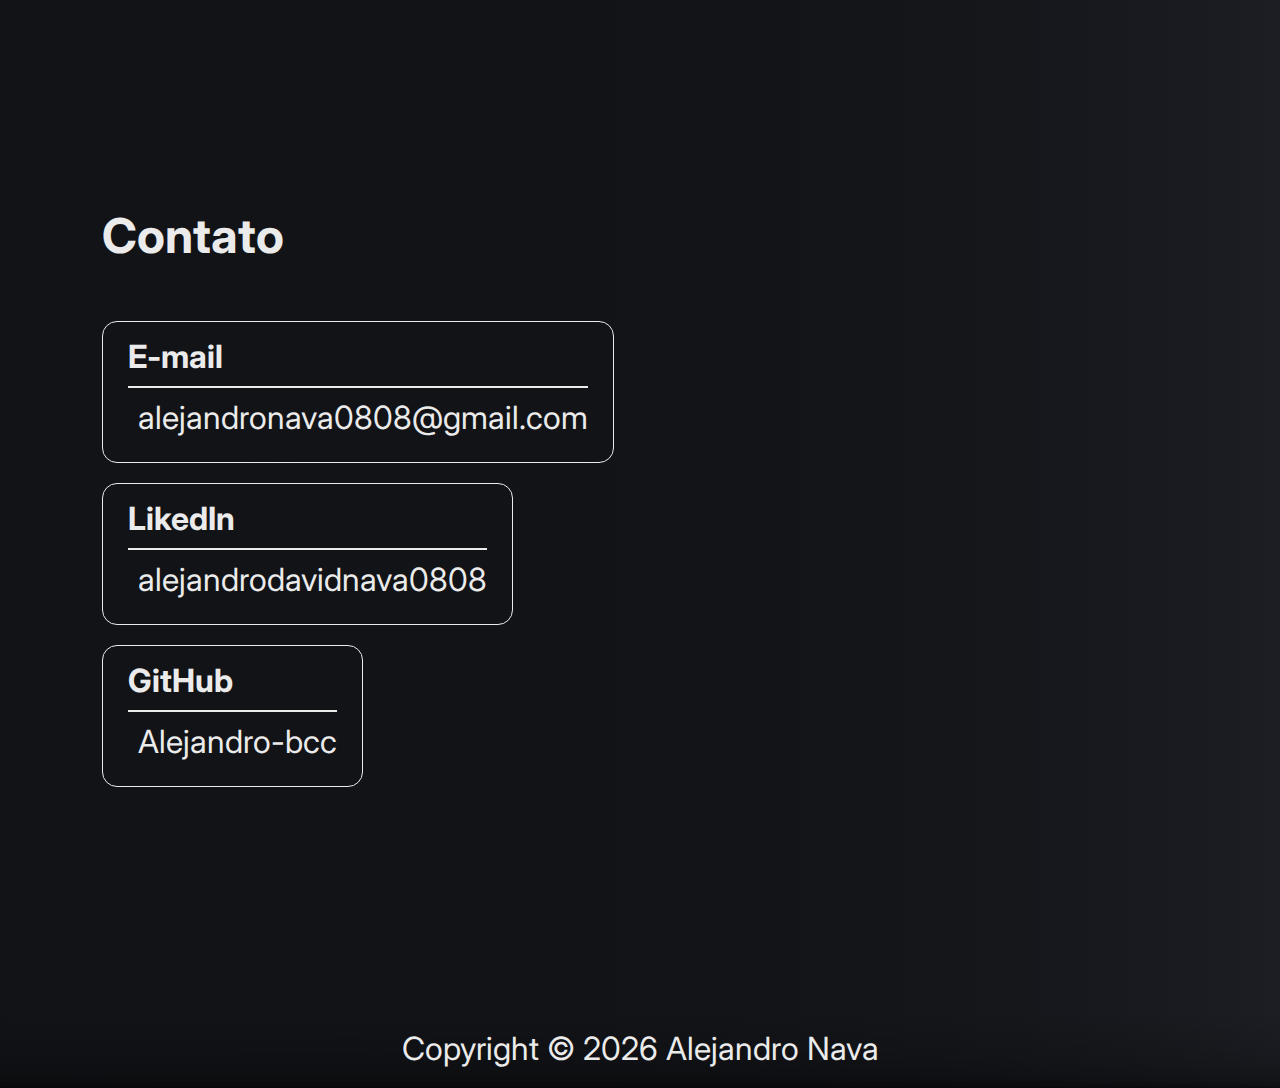
<file: languages/pr/index.html>
<!DOCTYPE html>
<html lang="en">

<head>
    <meta charset="UTF-8">
    <meta name="viewport" content="width=device-width, initial-scale=1.0">
    <meta name="author" content="Alejandro Nava">
    <meta name="description"
        content="This is the personal portfolio website of Alejandro Nava. It contains information about him and his professional career.">
    <title>Alejandro Nava</title>
    <link rel="stylesheet" href="../../css/style.css">
    <link rel="stylesheet" href="https://cdnjs.cloudflare.com/ajax/libs/font-awesome/6.5.1/css/all.min.css">
</head>

<body>
    <header class="header">
        <button class="header__button menu-button">
            <span class="menu-icon"></span>
        </button>
        <div class="header__right-container">
            <span class="header__button header__button--github">
                <a href="https://github.com/Alejandro-bcc" target="_blank" class="button__link">
                    <i class="fab fa-github hover"></i>
                </a>
            </span>
            <span class="header__button header__button--linkedin">
                <a href="https://www.linkedin.com/in/alejandrodavidnava0808/" target="_blank" class="button__link">
                    <i class="fab fa-linkedin hover"></i>
                </a>
            </span>
            <div class="header__language">
                <button class="header__button language-button">
                    <i class="fas fa-world hover"></i>
                    <span class="language-current">PR</span>
                </button>
                <nav class="language-menu">
                    <ul class="language-menu__list">
                        <li class="language-menu__item">
                            <a href="../../index.html" class="language-menu__link">Inglês</a>
                        </li>
                        <li class="language-menu__item">
                            <a href="../es/index.html" class="language-menu__link">Espanhol</a>
                        </li>
                    </ul>
                </nav>
            </div>
        </div>

        <nav class="header__nav nav" aria-label="primary-navigation">
            <ul class="nav__list">
                <li class="nav__item hover">
                    <a href="#home" class="nav__link">Início</a>
                </li>
                <li class="nav__item hover">
                    <a href="#about-me" class="nav__link">Sobre mim</a>
                </li>
                <li class="nav__item hover">
                    <a href="#skills" class="nav__link">Habilidades</a>
                </li>
                <li class="nav__item hover">
                    <a href="#projects" class="nav__link">Projetos e Experiência</a>
                </li>
                <li class="nav__item hover">
                    <a href="#education" class="nav__link">Educação</a>
                </li>
                <li class="nav__item hover">
                    <a href="#contact" class="nav__link">Contato</a>
                </li>
            </ul>
        </nav>
    </header>

    <main class="main">
        <section class="main__section main__section--home" id="home">
            <h1 class="main__title home__title"><span class="nowrap">Olá, sou Alejandro</span></h1>
            <p class="home__subtitle"><span class="nowrap">Desenvolvedor de Software</span></p>
        </section>

        <section class="main__section main__section--about-me" id="about-me">
            <h2 class="main__title about-me__title">Sobre mim</h1>
                <div class="about-me__content">
                    <p class="about-me__description">
                        Originalmente da Venezuela e agora morando no Brasil, estou no 5º período de Ciência da
                        Computação na <a href="https://ufpr.br/">UFPR</a>. Sou apaixonado por <strong>Desenvolvimento de
                            Software</strong>, especialmente nos ecossistemas web e mobile.
                        <br><br>
                        Além do código, sou um leitor ávido de literatura clássica e um entusiasta da música que aprecia
                        todos os tipos de gêneros.
                        <br><br>
                        Atualmente, busco um estágio onde possa aplicar minhas habilidades em desafios do mundo real.
                    </p>

                    <img src="../../img/Profile.png" alt="Alejandro Nava" title="Picture of Alejandro Nava"
                        class="about-me__img" width="300" height="400" loading="lazy">
                </div>
        </section>

        <section class="main__section main__section--skills" id="skills">
            <h2 class="main__title skills__title">Habilidades</h2>
            <h3 class="skills__subtitle">Linguagens de Programação e Tecnologias</h3>
            <div class="skills__technologies">
                <article class="technology hover">
                    <img class="technology__logo" src="../../img/icons/technologies/c-original.svg"
                        alt="C Programming Language icon" width="52" height="52" loading="lazy">
                    <p class="technology__name">C Programming Language</p>
                </article>
                <article class="technology hover">
                    <img class="technology__logo" src="../../img/icons/technologies/java-original.svg" alt="Java icon"
                        width="52" height="52" loading="lazy">
                    <p class="technology__name">Java</p>
                </article>
                <article class="technology hover">
                    <img class="technology__logo" src="../../img/icons/technologies/python-original.svg" alt="Python icon"
                        width="52" height="52" loading="lazy">
                    <p class="technology__name">Python</p>
                </article>
                <article class="technology hover">
                    <img class="technology__logo" src="../../img/icons/technologies/bash-original.svg" alt="Bash icon"
                        width="52" height="52" loading="lazy">
                    <p class="technology__name">Bash</p>
                </article>
                <article class="technology hover">
                    <img class="technology__logo" src="../../img/icons/technologies/lua-original.svg" alt="Lua icon"
                        width="52" height="52" loading="lazy">
                    <p class="technology__name">Lua</p>
                </article>
                <article class="technology hover">
                    <img class="technology__logo" src="../../img/icons/technologies/html5-original.svg" alt="HTML icon"
                        width="52" height="52" loading="lazy">
                    <p class="technology__name">HTML</p>
                </article>
                <article class="technology hover">
                    <img class="technology__logo" src="../../img/icons/technologies/css3-original.svg" alt="CSS icon"
                        width="52" height="52" loading="lazy">
                    <p class="technology__name">CSS</p>
                </article>
                <article class="technology hover">
                    <img class="technology__logo" src="../../img/icons/technologies/javascript-original.svg"
                        alt="JavaScript icon" width="52" height="52" loading="lazy">
                    <p class="technology__name">JavaScript</p>
                </article>
                <article class="technology hover">
                    <img class="technology__logo" src="../../img/icons/technologies/git-original.svg" alt="Git icon"
                        width="52" height="52" loading="lazy">
                    <p class="technology__name">Git</p>
                </article>
                <article class="technology hover">
                    <img class="technology__logo" src="../../img/icons/technologies/github-original.svg" alt="GitHub icon"
                        width="52" height="52" loading="lazy">
                    <p class="technology__name">GitHub</p>
                </article>
                <article class="technology hover">
                    <img class="technology__logo" src="../../img/icons/technologies/linux-original.svg" alt="Linux icon"
                        width="52" height="52" loading="lazy">
                    <p class="technology__name">Linux</p>
                </article>
                <article class="technology hover">
                    <img class="technology__logo" src="../../img/icons/technologies/vscode-original.svg"
                        alt="Visual studio code icon" width="52" height="52" loading="lazy">
                    <p class="technology__name">VSCode</p>
                </article>
                <article class="technology hover">
                    <img class="technology__logo" src="../../img/icons/technologies/vim-original.svg" alt="vim editor icon"
                        width="52" height="52" loading="lazy">
                    <p class="technology__name">Vim</p>
                </article>

            </div>
            <article class="card card--languages">
                <div class="card__header">
                    <h4 class="card__title">Idiomas</h4>
                </div>
                <div class="card__description">
                    <ul class="card__list">
                        <li class="card__item">Inglês &#8212; C1</li>
                        <li class="card__item">Português &#8212; C2</li>
                        <li class="card__item">Espanhol &#8212; Native</li>
                    </ul>
                </div>
            </article>

        </section>

        <section class="main__section main__section--projects" id="projects">
            <h2 class="main__title projects__title">Projetos e Experiência</h2>
            <article class="card card--experience">
                <div class="card__header">
                    <img class="card__logo" src="../../img/logos/PET_Logo.png" alt="Logo of PET Computação UFPR"
                        width="105" height="105" loading="lazy">
                    <h4 class="card__title">PET Computação UFPR</h4>
                </div>
                <p class="card__duration duration">
                    <time class="duration__start" datetime="2024">2024</time>
                    &#8212;
                    <time class="duration__end" datetime="">Presente</time>
                </p>
                <p class="card__description">
                    Atuo ativamente no tripé de Ensino, Pesquisa e Extensão para fomentar o crescimento acadêmico e
                    comunitário. Minhas contribuições incluem atuar como instrutor de Python para promover a inclusão
                    digital de imigrantes no Brasil e liderar a equipe do projeto REACT na criação de Recursos
                    Educacionais Abertos. Também tenho participado da organização e logística de grandes eventos
                    acadêmicos, aprimorando minhas
                    habilidades em liderança e gestão ágil de projetos.
                </p>
                <div class="card__footer">
                    <a href="https://petcomp.ufpr.br/" target="_blank" class="card__link card__link--footer">
                        Mais informação<option value=""></option>
                    </a>
                </div>
            </article>

        </section>

        <section class="main__section main__section--education" id="education">
            <h2 class="main__title education__title">Educação</h2>
            <article class="card card--education">
                <div class="card__header">
                    <img class="card__logo" src="../../img/logos/Ufpr_logo.png" alt="Logo of UFPR" width="105"
                        height="60" loading="lazy">
                    <h4 class="card__title">Bacharelado em Ciência da Computação</h4>
                </div>
                <p class="card__duration duration">
                    <time class="duration__start" datetime="2024">2024</time>
                    &#8212;
                    <time class="duration__end" datetime="2028">2028</time>
                </p>
                <p class="card__description">
                    Atualmente no 5º período, estou construindo uma base rigorosa em algoritmos, estruturas de dados e
                    engenharia de software. Estou profundamente comprometido em aplicar esses conceitos fundamentais
                    para resolver problemas computacionais complexos. Meu foco acadêmico é direcionado ao domínio de
                    arquiteturas de desenvolvimento de software para criar soluções técnicas escaláveis.
                </p>
                <div class="card__footer">
                    <a href="https://web.inf.ufpr.br/bcc/" target="_blank" class="card__link card__link--footer">
                        Mais informação
                    </a>
                </div>
            </article>
        </section>

        <section class="main__section main__section--contact" id="contact">
            <h2 class="main__title contact__title">Contato</h2>
            <article class="card card--contact">
                <div class="card__header">
                    <h4 class="card__title">E-mail</h4>
                </div>
                <p class="card__description">
                    <a href="mailto:alejandronava0808@gmail.com" class="card__link">alejandronava0808@gmail.com</a>
                </p>
            </article>
            <article class="card card--contact">
                <div class="card__header">
                    <h4 class="card__title">LikedIn</h4>
                </div>
                <p class="card__description">
                    <a href="https://www.linkedin.com/in/alejandrodavidnava0808/" target="_blank"
                        class="card__link">alejandrodavidnava0808</a>
                </p>
            </article>
            <article class="card card--contact">
                <div class="card__header">
                    <h4 class="card__title">GitHub</h4>
                </div>
                <p class="card__description">
                    <a href="https://github.com/Alejandro-bcc" target="_blank" class="card__link">Alejandro-bcc</a>
                </p>
            </article>
        </section>
    </main>
    <footer class="footer">
        <p>Copyright &copy; 2026 Alejandro Nava</p>
    </footer>
    <script src="../../js/script.js"></script>
</body>

</html>
</file>
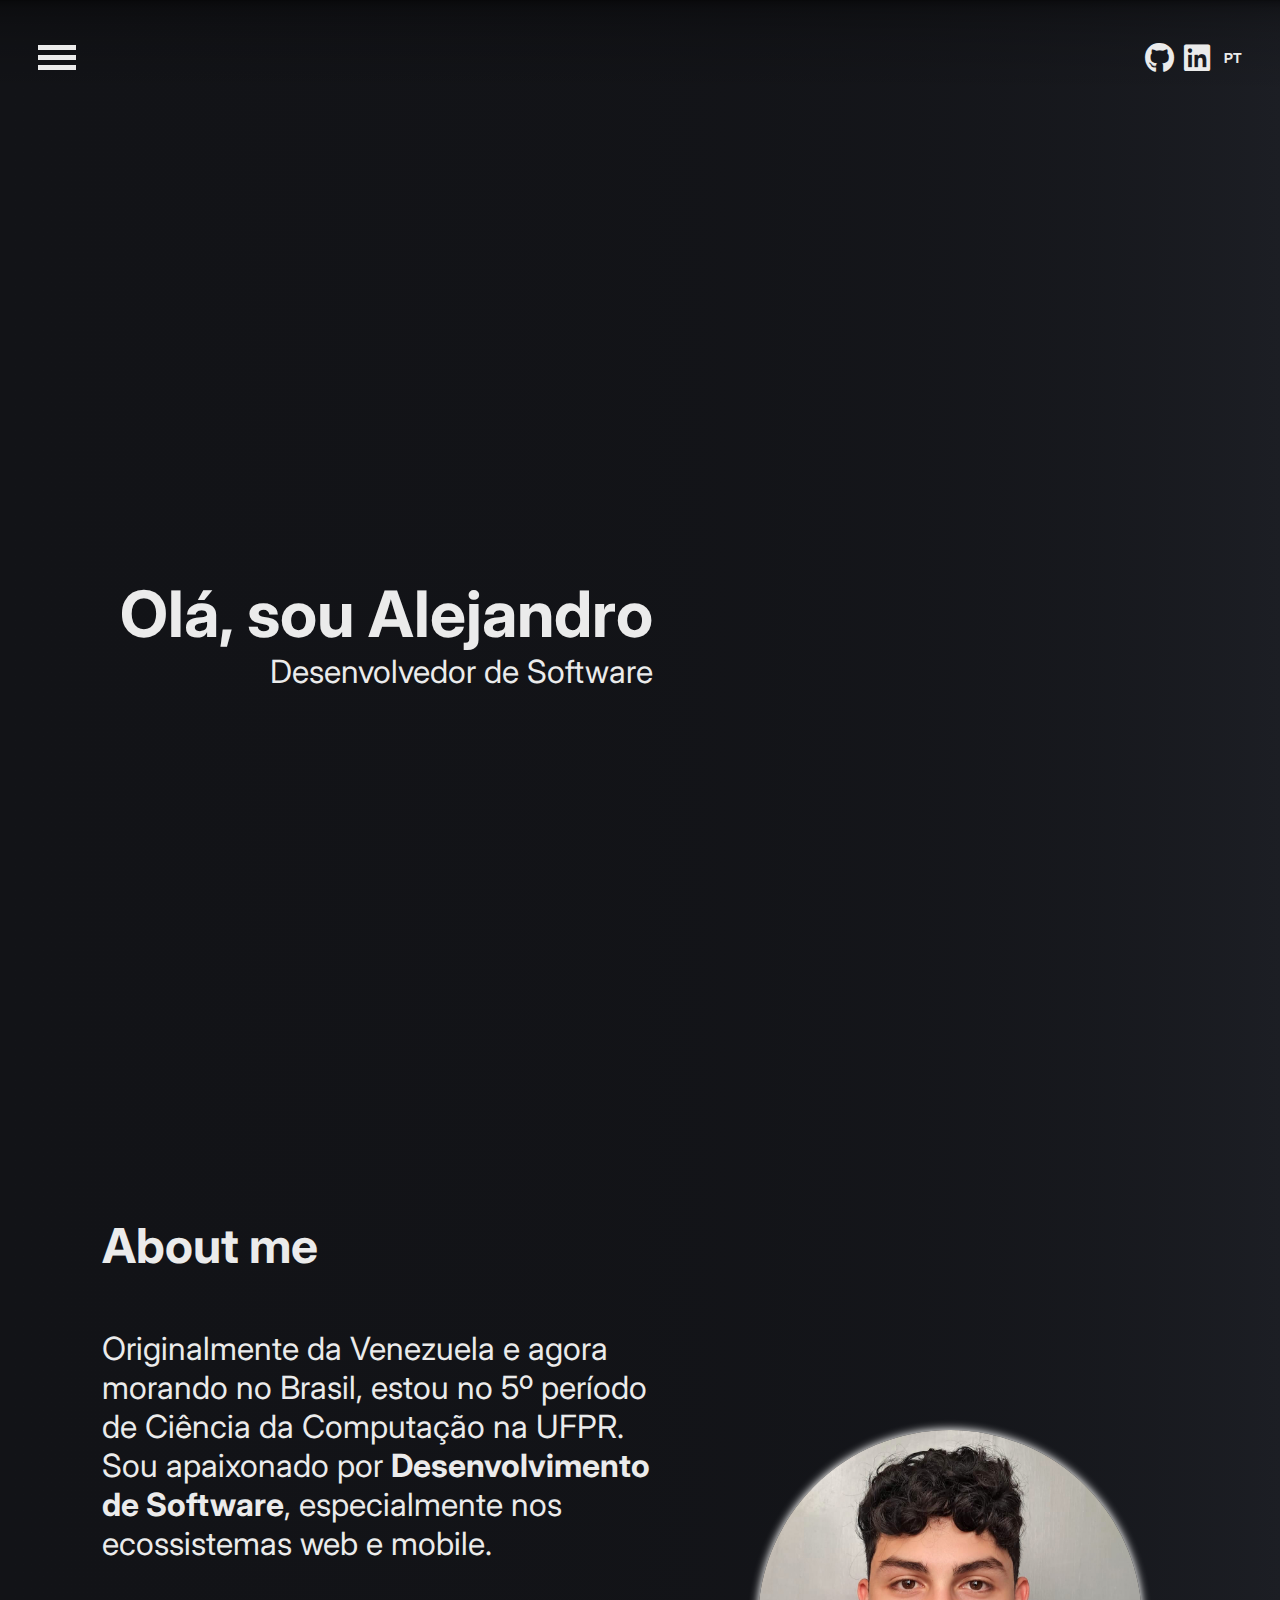
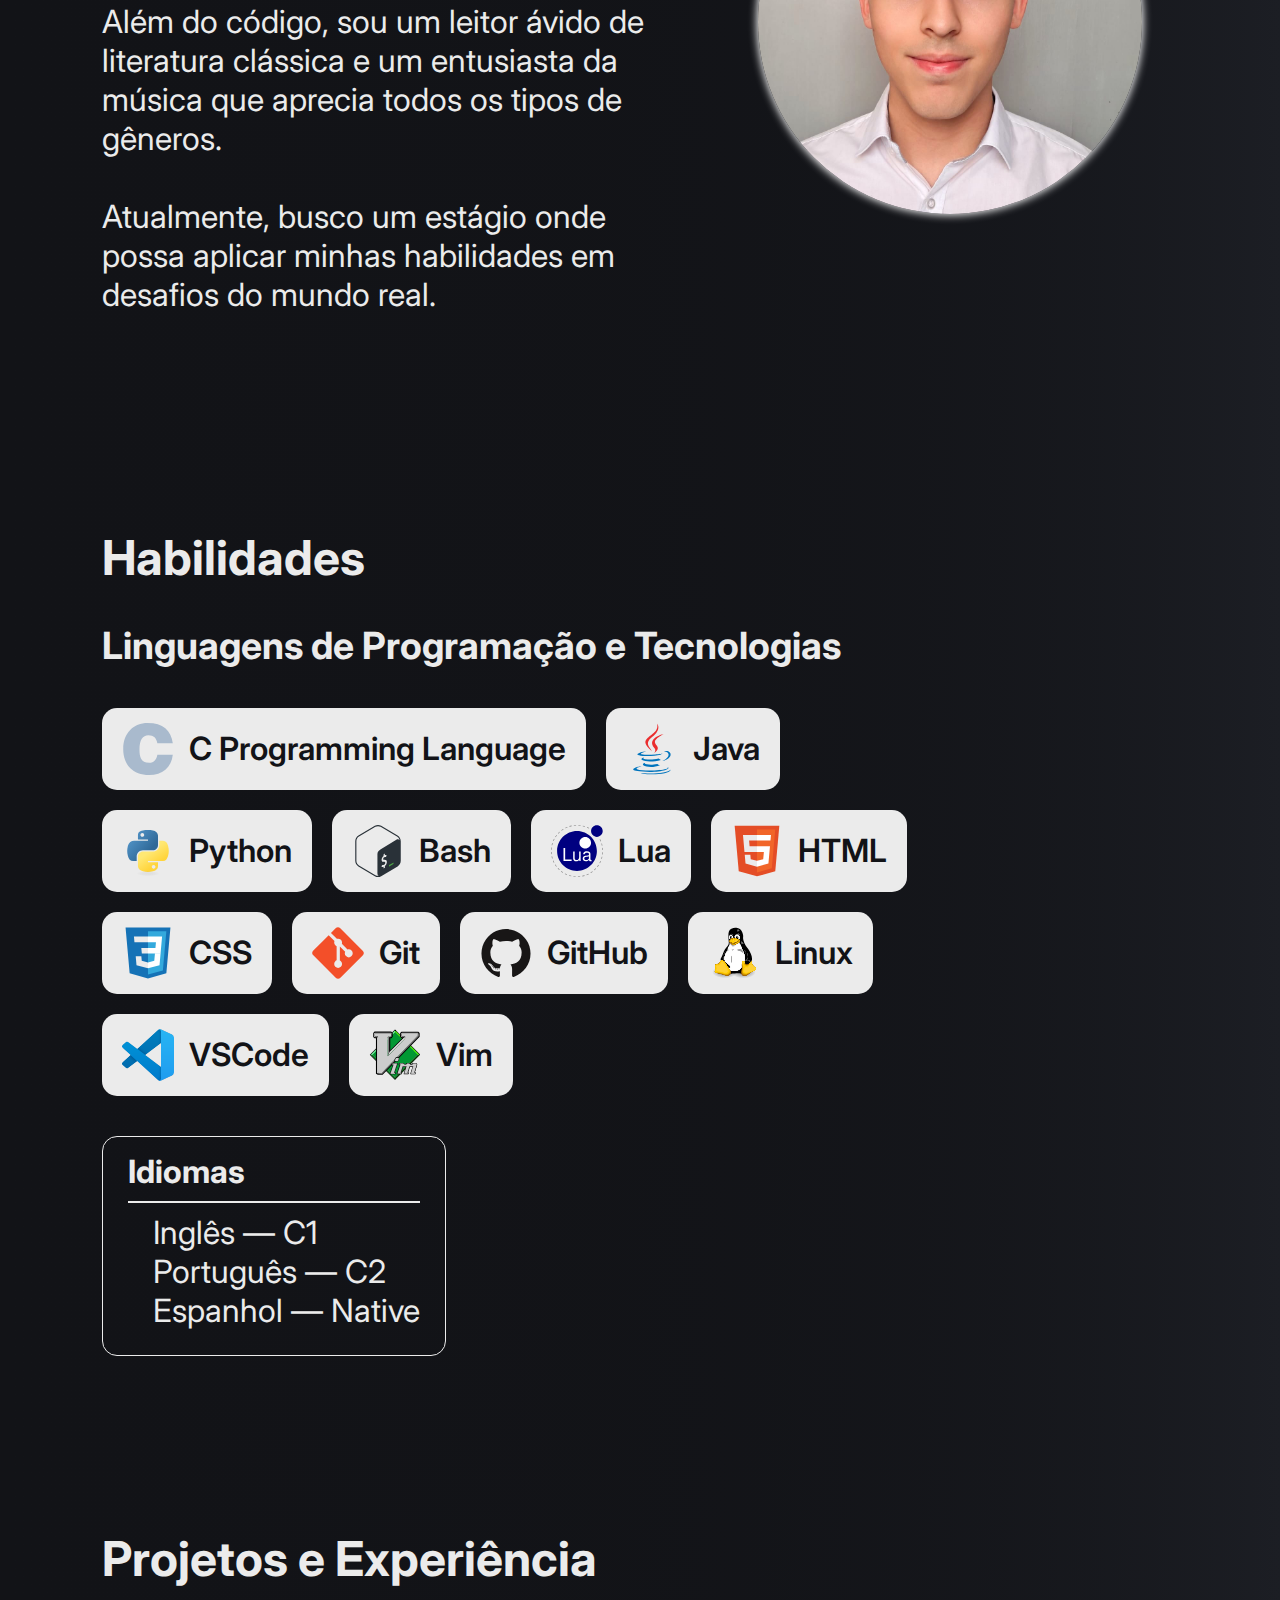
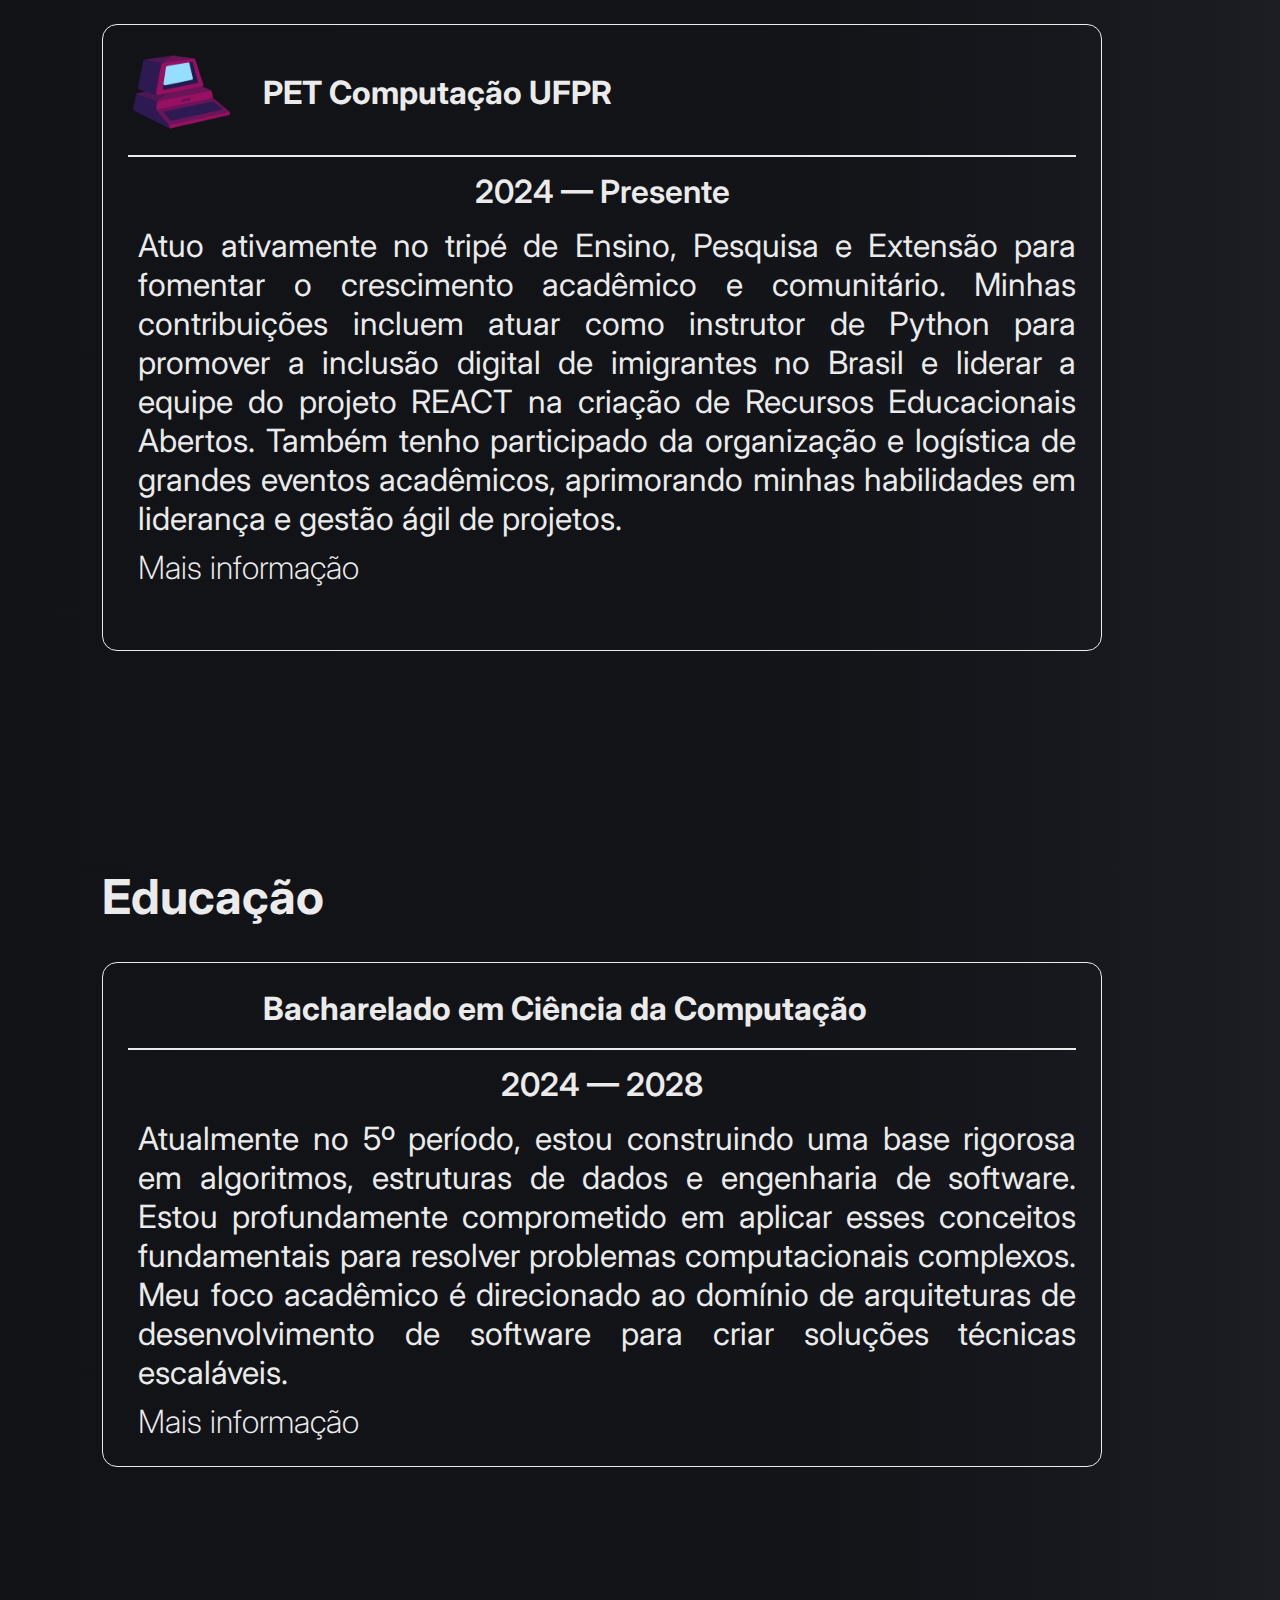
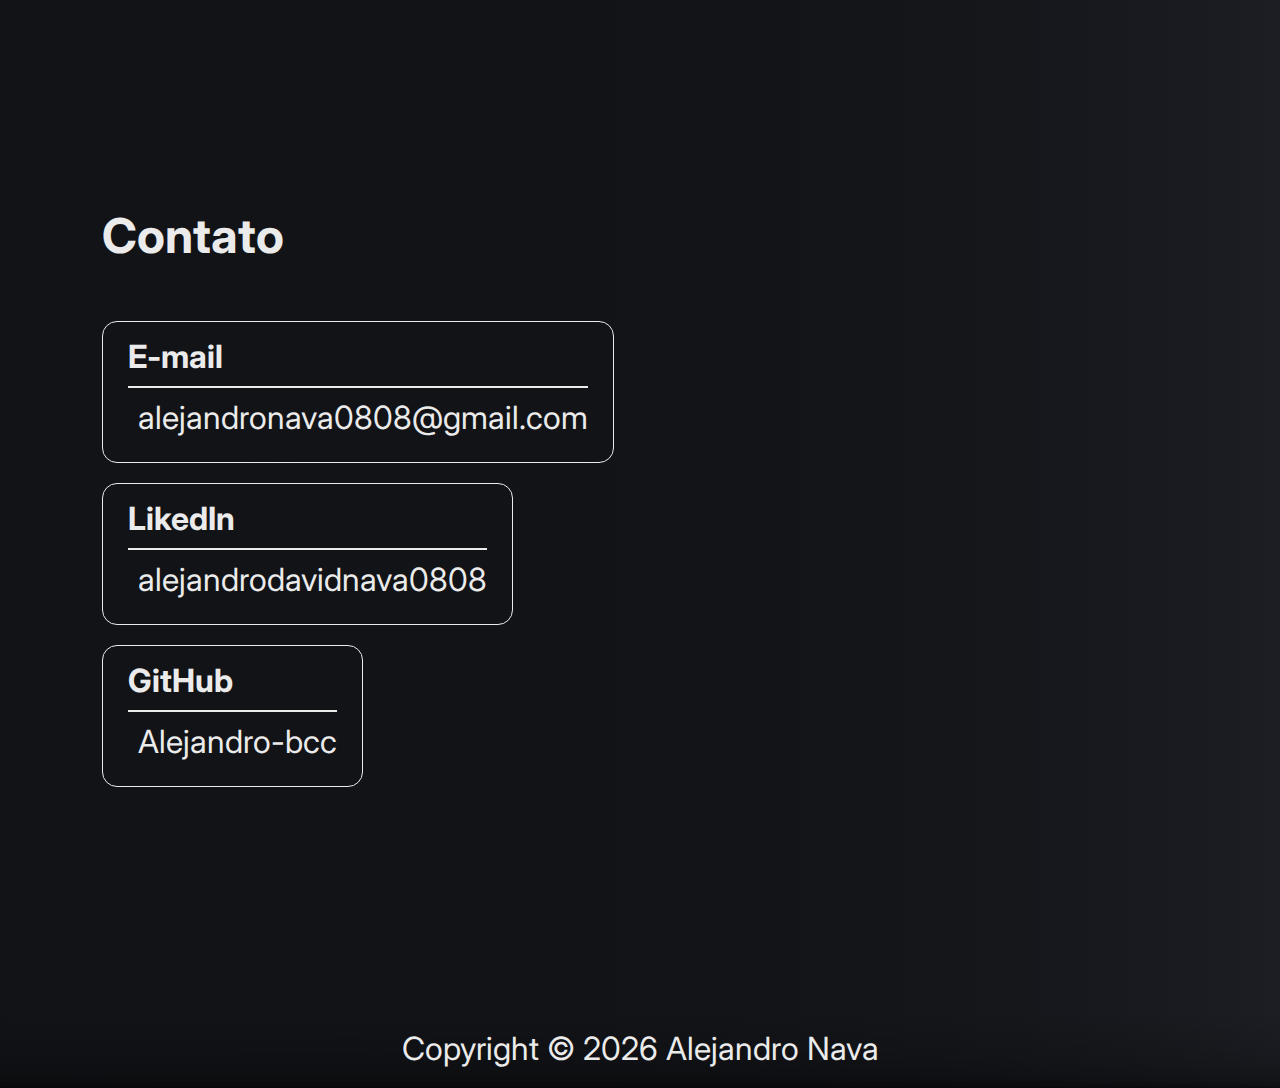
<file: languages/pt/index.html>
<!DOCTYPE html>
<html lang="en">

<head>
    <meta charset="UTF-8">
    <meta name="viewport" content="width=device-width, initial-scale=1.0">
    <meta name="author" content="Alejandro Nava">
    <meta name="description"
        content="This is the personal portfolio website of Alejandro Nava. It contains information about him and his professional career.">
    <title>Alejandro Nava</title>
    <link rel="stylesheet" href="../../css/style.css">
    <link rel="stylesheet" href="https://cdnjs.cloudflare.com/ajax/libs/font-awesome/6.5.1/css/all.min.css">
</head>

<body>
    <header class="header">
        <button class="header__button menu-button">
            <span class="menu-icon"></span>
        </button>
        <div class="header__right-container">
            <span class="header__button header__button--github">
                <a href="https://github.com/Alejandro-bcc" target="_blank" class="button__link">
                    <i class="fab fa-github hover"></i>
                </a>
            </span>
            <span class="header__button header__button--linkedin">
                <a href="https://www.linkedin.com/in/alejandrodavidnava0808/" target="_blank" class="button__link">
                    <i class="fab fa-linkedin hover"></i>
                </a>
            </span>
            <div class="header__language">
                <button class="header__button language-button">
                    <i class="fas fa-world hover"></i>
                    <span class="language-current">PT</span>
                </button>
                <nav class="language-menu">
                    <ul class="language-menu__list">
                        <li class="language-menu__item">
                            <a href="https://alejandro-bcc.github.io/Portfolio-Website/" class="language-menu__link">Inglês</a>
                        </li>
                        <li class="language-menu__item">
                            <a href="https://alejandro-bcc.github.io/Portfolio-Website/languages/es/index.html" class="language-menu__link">Espanhol</a>
                        </li>
                    </ul>
                </nav>
            </div>
        </div>

        <nav class="header__nav nav" aria-label="primary-navigation">
            <ul class="nav__list">
                <li class="nav__item hover">
                    <a href="#home" class="nav__link">Início</a>
                </li>
                <li class="nav__item hover">
                    <a href="#about-me" class="nav__link">Sobre mim</a>
                </li>
                <li class="nav__item hover">
                    <a href="#skills" class="nav__link">Habilidades</a>
                </li>
                <li class="nav__item hover">
                    <a href="#projects" class="nav__link">Projetos e Experiência</a>
                </li>
                <li class="nav__item hover">
                    <a href="#education" class="nav__link">Educação</a>
                </li>
                <li class="nav__item hover">
                    <a href="#contact" class="nav__link">Contato</a>
                </li>
            </ul>
        </nav>
    </header>

    <main class="main">
        <section class="main__section main__section--home" id="home">
            <h1 class="main__title home__title"><span class="nowrap">Olá, sou Alejandro</span></h1>
            <p class="home__subtitle"><span class="nowrap">Desenvolvedor de Software</span></p>
        </section>

        <section class="main__section main__section--about-me" id="about-me">
            <h2 class="main__title about-me__title">About me</h1>
                <div class="about-me__content">
                    <p class="about-me__description">
                        Originalmente da Venezuela e agora morando no Brasil, estou no 5º período de Ciência da
                        Computação na <a href="https://ufpr.br/">UFPR</a>. Sou apaixonado por <strong>Desenvolvimento de
                            Software</strong>, especialmente nos ecossistemas web e mobile.
                        <br><br>
                        Além do código, sou um leitor ávido de literatura clássica e um entusiasta da música que aprecia
                        todos os tipos de gêneros.
                        <br><br>
                        Atualmente, busco um estágio onde possa aplicar minhas habilidades em desafios do mundo real.
                    </p>

                    <img src="https://alejandro-bcc.github.io/Portfolio-Website/img/Profile.png" alt="Alejandro Nava" title="Picture of Alejandro Nava"
                        class="about-me__img" width="300" height="400" loading="lazy">
                </div>
        </section>

        <section class="main__section main__section--skills" id="skills">
            <h2 class="main__title skills__title">Habilidades</h2>
            <h3 class="skills__subtitle">Linguagens de Programação e Tecnologias</h3>
            <div class="skills__technologies">
                <article class="technology hover">
                    <img class="technology__logo" src="https://alejandro-bcc.github.io/Portfolio-Website/img/icons/technologies/c-original.svg"
                        alt="C Programming Language icon" width="52" height="52" loading="lazy">
                    <p class="technology__name">C Programming Language</p>
                </article>
                <article class="technology hover">
                    <img class="technology__logo" src="https://alejandro-bcc.github.io/Portfolio-Website/img/icons/technologies/java-original.svg"
                        alt="C Programming Language icon" width="52" height="52" loading="lazy">
                    <p class="technology__name">Java</p>
                </article>
                <article class="technology hover">
                    <img class="technology__logo" src="https://alejandro-bcc.github.io/Portfolio-Website/img/icons/technologies/python-original.svg"
                        alt="C Programming Language icon" width="52" height="52" loading="lazy">
                    <p class="technology__name">Python</p>
                </article>
                <article class="technology hover">
                    <img class="technology__logo" src="https://alejandro-bcc.github.io/Portfolio-Website/img/icons/technologies/bash-original.svg"
                        alt="C Programming Language icon" width="52" height="52" loading="lazy">
                    <p class="technology__name">Bash</p>
                </article>
                <article class="technology hover">
                    <img class="technology__logo" src="https://alejandro-bcc.github.io/Portfolio-Website/img/icons/technologies/lua-original.svg"
                        alt="C Programming Language icon" width="52" height="52" loading="lazy">
                    <p class="technology__name">Lua</p>
                </article>
                <article class="technology hover">
                    <img class="technology__logo" src="https://alejandro-bcc.github.io/Portfolio-Website/img/icons/technologies/html5-original.svg"
                        alt="C Programming Language icon" width="52" height="52" loading="lazy">
                    <p class="technology__name">HTML</p>
                </article>
                <article class="technology hover">
                    <img class="technology__logo" src="https://alejandro-bcc.github.io/Portfolio-Website/img/icons/technologies/css3-original.svg"
                        alt="C Programming Language icon" width="52" height="52" loading="lazy">
                    <p class="technology__name">CSS</p>
                </article>
                <article class="technology hover">
                    <img class="technology__logo" src="https://alejandro-bcc.github.io/Portfolio-Website/img/icons/technologies/git-original.svg"
                        alt="C Programming Language icon" width="52" height="52" loading="lazy">
                    <p class="technology__name">Git</p>
                </article>
                <article class="technology hover">
                    <img class="technology__logo" src="https://alejandro-bcc.github.io/Portfolio-Website/img/icons/technologies/github-original.svg"
                        alt="C Programming Language icon" width="52" height="52" loading="lazy">
                    <p class="technology__name">GitHub</p>
                </article>
                <article class="technology hover">
                    <img class="technology__logo" src="https://alejandro-bcc.github.io/Portfolio-Website/img/icons/technologies/linux-original.svg"
                        alt="C Programming Language icon" width="52" height="52" loading="lazy">
                    <p class="technology__name">Linux</p>
                </article>
                <article class="technology hover">
                    <img class="technology__logo" src="https://alejandro-bcc.github.io/Portfolio-Website/img/icons/technologies/vscode-original.svg"
                        alt="C Programming Language icon" width="52" height="52" loading="lazy">
                    <p class="technology__name">VSCode</p>
                </article>
                <article class="technology hover">
                    <img class="technology__logo" src="https://alejandro-bcc.github.io/Portfolio-Website/img/icons/technologies/vim-original.svg"
                        alt="C Programming Language icon" width="52" height="52" loading="lazy">
                    <p class="technology__name">Vim</p>
                </article>

            </div>
            <article class="card card--languages">
                <div class="card__header">
                    <h4 class="card__title">Idiomas</h4>
                </div>
                <div class="card__description">
                    <ul class="card__list">
                        <li class="card__item">Inglês &#8212; C1</li>
                        <li class="card__item">Português &#8212; C2</li>
                        <li class="card__item">Espanhol &#8212; Native</li>
                    </ul>
                </div>
            </article>

        </section>

        <section class="main__section main__section--projects" id="projects">
            <h2 class="main__title projects__title">Projetos e Experiência</h2>
            <article class="card card--experience">
                <div class="card__header">
                    <img class="card__logo" src="https://alejandro-bcc.github.io/Portfolio-Website/img/logos/PET_Logo.png" alt="Logo of PET Computação UFPR" width="105"
                        height="105" loading="lazy">
                    <h4 class="card__title">PET Computação UFPR</h4>
                </div>
                <p class="card__duration duration">
                    <time class="duration__start" datetime="2024">2024</time>
                    &#8212;
                    <time class="duration__end" datetime="">Presente</time>
                </p>
                <p class="card__description">
                    Atuo ativamente no tripé de Ensino, Pesquisa e Extensão para fomentar o crescimento acadêmico e
                    comunitário. Minhas contribuições incluem atuar como instrutor de Python para promover a inclusão
                    digital de imigrantes no Brasil e liderar a equipe do projeto REACT na criação de Recursos
                    Educacionais Abertos. Também tenho participado da organização e logística de grandes eventos acadêmicos, aprimorando minhas
                    habilidades em liderança e gestão ágil de projetos.
                </p>
                <div class="card__footer">
                    <a href="https://petcomp.ufpr.br/" target="_blank" class="card__link card__link--footer">
                        Mais informação<option value=""></option>
                    </a>
                </div>
            </article>

        </section>

        <section class="main__section main__section--education" id="education">
            <h2 class="main__title education__title">Educação</h2>
            <article class="card card--education">
                <div class="card__header">
                    <img class="card__logo" src="https://alejandro-bcc.github.io/Portfolio-Website/img/logos/Ufpr_logo.png" alt="Logo of UFPR" width="105" height="60"
                        loading="lazy">
                    <h4 class="card__title">Bacharelado em Ciência da Computação</h4>
                </div>
                <p class="card__duration duration">
                    <time class="duration__start" datetime="2024">2024</time>
                    &#8212;
                    <time class="duration__end" datetime="2028">2028</time>
                </p>
                <p class="card__description">
                    Atualmente no 5º período, estou construindo uma base rigorosa em algoritmos, estruturas de dados e
                    engenharia de software. Estou profundamente comprometido em aplicar esses conceitos fundamentais
                    para resolver problemas computacionais complexos. Meu foco acadêmico é direcionado ao domínio de
                    arquiteturas de desenvolvimento de software para criar soluções técnicas escaláveis.
                </p>
                <div class="card__footer">
                    <a href="https://web.inf.ufpr.br/bcc/" target="_blank" class="card__link card__link--footer">
                        Mais informação
                    </a>
                </div>
            </article>
        </section>

        <section class="main__section main__section--contact" id="contact">
            <h2 class="main__title contact__title">Contato</h2>
            <article class="card card--contact">
                <div class="card__header">
                    <h4 class="card__title">E-mail</h4>
                </div>
                <p class="card__description">
                    <a href="mailto:alejandronava0808@gmail.com" class="card__link">alejandronava0808@gmail.com</a>
                </p>
            </article>
            <article class="card card--contact">
                <div class="card__header">
                    <h4 class="card__title">LikedIn</h4>
                </div>
                <p class="card__description">
                    <a href="https://www.linkedin.com/in/alejandrodavidnava0808/" target="_blank"
                        class="card__link">alejandrodavidnava0808</a>
                </p>
            </article>
            <article class="card card--contact">
                <div class="card__header">
                    <h4 class="card__title">GitHub</h4>
                </div>
                <p class="card__description">
                    <a href="https://github.com/Alejandro-bcc" target="_blank" class="card__link">Alejandro-bcc</a>
                </p>
            </article>
        </section>
    </main>
    <footer class="footer">
        <p>Copyright &copy; 2026 Alejandro Nava</p>
    </footer>
    <script src="../../js/script.js"></script>
</body>

</html>
</file>
<file: css/style.css>
@import url('https://fonts.googleapis.com/css2?family=Inter:ital,opsz,wght@0,14..32,100..900;1,14..32,100..900&display=swap');

/* RESET */
*,
*::before,
*::after {
    margin: 0;
    padding: 0;
    box-sizing: border-box;
}

img {
    display: block;
    max-width: 100%;
    height: auto;
}

/* VARIABLES */
:root {
    /* FONTS */
    --FF: "Inter", sans-serif;
    --FS: clamp(1rem, 5vw, 2rem);

    /* COLORS */
    --BG-COLOR: #121317;
    --BG-COLOR-FADE: #1C1E24;
    --BG-IMAGE: linear-gradient(90deg, var(--BG-COLOR), 85%, var(--BG-COLOR-FADE) 100%);
    --FADE-TOP-IMAGE: linear-gradient(to bottom, black, 1%, transparent 80%);
    --FADE-BOTTOM-IMAGE: linear-gradient(to top, black, 2%, transparent 100%);
    --NAV-BG-COLOR: #09090b;
    --COLOR: #EBEBEB;
    --SHADOW-COLOR: #FFF;
    --TECH-BG-COLOR: #EBEBEB;
    --TECH-COLOR: #121317;
    --BORDER-COLOR: #EBEBEB;
    --LINK-HOVERED-COLOR: #CCC;

    /* BORDERS */
    --MENU-ICON-BORDER-RADIUS: 1.5px;

    /* SHADOWS */
    --SHADOW: 0px 0px 8px 1px var(--SHADOW-COLOR);
    --LANG-MENU-SHADOW: 0px 0px 8px 0.5px var(--SHADOW-COLOR);

    /* STANDARD MARGIN */
    --MARGIN: clamp(1.1rem, 3vw, 3.5rem);
    --HOME-MARGIN: 0 49vw 0 0;

    /* STANDARD PADDING */
    --PADDING-SIDE: 5vw;
    --HEADER-PADDING: clamp(1.1rem, 3vw, 3.5rem);
    --NAV-PADDING: 110px 56px 0px 100px;
    --HOME-PADDING: 15vh 0 0 0;
    --ABOUT-ME-PADDING: 18vh 0 0 var(--PADDING-SIDE);
    --SECTION-PADDING: 15vh var(--PADDING-SIDE) 0 var(--PADDING-SIDE);
}

/* UTILITY CLASSES */

.nowrap {
    white-space: nowrap;
}

.hover {
    transition: all 0.5s ease;
}

/* GENERAL STYLES */
html {
    scroll-behavior: smooth;
    font-family: var(--FF);
    font-size: var(--FS);
    background-color: var(--BG-COLOR);
    background-image: var(--BG-IMAGE);
    color: var(--COLOR);
    overflow-x: hidden;
}

body {
    min-height: 100vh;
    overflow-x: hidden;
}

ul {
    list-style-type: none;
}

a:any-link {
    color: var(--COLOR);
    text-decoration: none;
}

/* HEADER */

.header {
    background-image: var(--FADE-TOP-IMAGE);
    padding: var(--HEADER-PADDING);
    position: sticky;
    top: 0;
    display: flex;
    justify-content: space-between;
}

.header__right-container {
    display: flex;
    gap: clamp(5px, 2.5vw, 10px);
}

.header__button {
    border: none;
    background-color: transparent;
    cursor: pointer;
}

.header__button i {
    font-size: 30px;
    color: var(--COLOR);
}

.header__button:hover i {
    transform: scale(1.2);
}

.menu-button {
    display: flex;
    justify-content: center;
    align-items: center;
    position: relative;
    z-index: 2;
}

.menu-icon {
    width: 38px;
    height: 5px;
    background-color: var(--COLOR);
    position: relative;
    transition: background-color 0.3s ease;
}

.menu-icon::before,
.menu-icon::after {
    content: "";
    position: absolute;
    width: 38px;
    height: 5px;
    background-color: var(--COLOR);
    left: 0;
    transition: transform 0.3s ease;
}

.menu-icon::before {
    top: -10px;
}

.menu-icon::after {
    top: 10px;
}

.menu-button.active .menu-icon {
    background-color: transparent;
}

.menu-button.active .menu-icon::before {
    transform: rotate(45deg) translate(7px, 7px);
}

.menu-button.active .menu-icon::after {
    transform: rotate(-45deg) translate(7px, -7px);
}

.header__nav {
    display: none;
    z-index: 1;
}

.header__nav.active {
    display: block;
    position: absolute;
    background-color: var(--NAV-BG-COLOR);
    top: 10vh;
    padding: var(--NAV-PADDING);
    transform: translate(-100px, -100px);
    height: 110vh;
}

.nav__list {
    font-weight: 500;
    display: flex;
    flex-direction: column;
    gap: 15px;
}

.nav__item:hover {
    transform: scale(1.1);
}

/* LANGUAGE SELECTOR */
.header__language {
    position: relative;
    display: flex;
    justify-content: center;
    align-items: center;
}

.language-current {
    font-size: 14px;
    font-weight: 600;
    color: var(--COLOR);
}

.language-menu {
    display: none;
    position: absolute;
    top: 45px;
    right: 0;
    background-color: var(--BG-COLOR);
    box-shadow: var(--LANG-MENU-SHADOW);
    border-radius: 4px;
    padding: 10px 0;
    min-width: 180px;
    z-index: 10;
}

.language-menu.active {
    display: block;
}

.language-menu__list {
    display: flex;
    flex-direction: column;
    gap: 5px;
}

.language-menu__item {
    padding: 0;
}

.language-menu__link {
    display: block;
    padding: 10px 20px;
    font-size: 16px;
    transition: background-color 0.3s ease;
}

.language-menu__link:hover {
    background-color: var(--BG-COLOR-FADE);
}

/* MAIN */

.main__section {
    min-height: 100vh;
    width: auto;
    padding: var(--SECTION-PADDING);
    margin: var(--MARGIN);
}

.main__title {
    padding-bottom: 4vh;
}

/* CARD STYLING */

.card {
    width: fit-content;
    max-width: 1000px;
    border: solid 1px var(--BORDER-COLOR);
    border-radius: 15px;
    padding: 15px 25px;
}

.card__header {
    border-bottom: solid 2px var(--BORDER-COLOR);
    display: flex;
    justify-content: flex-start;
    align-items: center;
    gap: 30px;
    padding-bottom: 10px;
}

.card__logo {
    width: clamp(60px, 15vw, 105px);
    height: auto;
}

.card__duration {
    text-align: center;
    font-weight: 600;
    padding: 15px 0 5px 0;
}

.card__description,
.card__footer {
    text-align: justify;
    margin: 10px 0 10px 10px;
}

.card__link--footer {
    font-weight: 250;
}

.card__link:hover {
    text-decoration: underline;
    color: var(--LINK-HOVERED-COLOR);
}

.card__item {
    padding-left: 15px;
}

/* HOME */

.main__section--home {
    display: flex;
    flex-direction: column;
    justify-content: center;
    text-align: end;
    margin: var(--HOME-MARGIN);
    padding: var(--HOME-PADDING);
    min-width: fit-content;
}

.home__title {
    padding-bottom: 0;
}

/* ABOUT ME */

.main__section--about-me {
    padding: var(--ABOUT-ME-PADDING);
}

.about-me__title {
    padding-bottom: 6vh;
}

.about-me__content {
    display: flex;
    justify-content: space-between;
    align-items: center;
    gap: 3rem;
}

.about-me__description {
    max-width: 50vw;
    flex: 1;
}

.about-me__img {
    border-radius: 50%;
    width: clamp(200px, 30vw, 400px);
    aspect-ratio: 1 / 1;
    object-fit: cover;
    flex-shrink: 0;
    margin-right: 100px;
    box-shadow: var(--SHADOW);
}

/* SKILLS */

.main__section--skills {
    padding: var(--SECTION-PADDING);
}

.skills__subtitle,
.skills__technologies {
    padding-bottom: 40px;
}

.skills__technologies {
    max-width: 70vw;
    display: flex;
    flex-wrap: wrap;
    gap: clamp(10px, 5vw, 20px);
}

.technology {
    background-color: var(--TECH-BG-COLOR);
    color: var(--TECH-COLOR);
    font-weight: 600;
    width: fit-content;
    display: flex;
    flex-direction: row;
    justify-content: space-between;
    align-items: center;
    gap: clamp(8px, 2vw, 15px);
    padding: clamp(10px, 2.5vw, 15px) clamp(12px, 3vw, 20px);
    border-radius: 15px;
}

.technology:hover {
    box-shadow: 0px 0px 15px 1px #000;
    transform: scale(1.0125);
}

.technology__logo {
    width: clamp(32px, 8vw, 52px);
    height: auto;
}

/* CONTACT */

.main__section--contact {
    min-width: fit-content;
    display: flex;
    flex-direction: column;
    gap: 20px;
}

.card--contact {
    max-width: 100%;
    min-width: 0;
}

.card--contact .card__description {
    font-size: clamp(0.6rem, 4vw, 1rem);
}


/* FOOTER */

.footer {
    background-image: var(--FADE-BOTTOM-IMAGE);
    text-align: center;
    padding: 20px;
}

/* MEDIA QUERIES */

@media screen and (min-width: 320px) and (max-width: 1000px) {

    /*HOME*/
    .main__section--home {
        padding-left: clamp(0.6rem, 10vw, 1.2rem);
    }

    /* ABOUT ME */
    .about-me__content {
        display: flex;
        flex-direction: column-reverse;
    }

    .about-me__img {
        margin: 0;
    }

    .about-me__description {
        max-width: 80vw;
        text-align: justify;
    }
}
</file>
